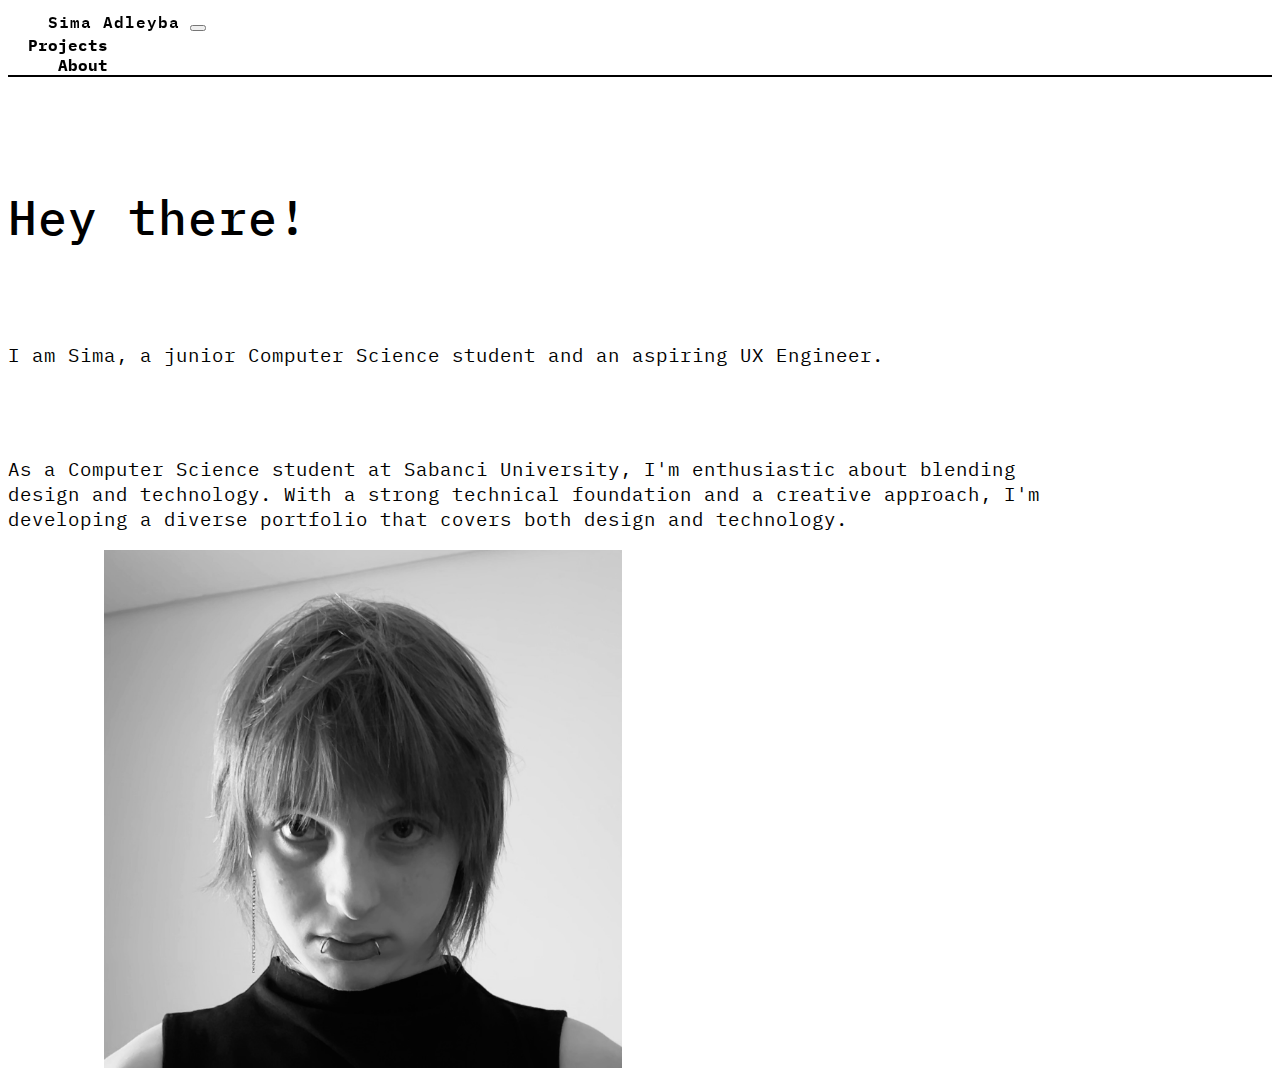
<file: index.html>
<!doctype html>
<html lang="en">

<head>
    <meta charset="utf-8">
    <meta name="viewport" content="width=device-width, initial-scale=1">
    <title>sima.digital</title>
    <link href="https://cdn.jsdelivr.net/npm/bootstrap@5.3.1/dist/css/bootstrap.min.css" rel="stylesheet"
        integrity="sha384-4bw+/aepP/YC94hEpVNVgiZdgIC5+VKNBQNGCHeKRQN+PtmoHDEXuppvnDJzQIu9" crossorigin="anonymous">
    <link rel="stylesheet" href="styles.css">
    </link>
    <link rel="preconnect" href="https://fonts.googleapis.com">
    <link rel="preconnect" href="https://fonts.gstatic.com" crossorigin>
    <link href="https://fonts.googleapis.com/css2?family=IBM+Plex+Mono:ital,wght@0,100;0,200;0,300;0,400;0,500;0,600;0,700;1,100;1,200;1,300;1,400;1,500;1,600;1,700&display=swap" rel="stylesheet">
    <link rel="icon" href="/Users/sima/Desktop/Career/Web Development/sima.digital/Location_dot_black.svg.png"
        type="image/x-icon" />
</head>

<body>
    <!-- navigation bar -->
    <nav id="main-navbar" class="navbar navbar-expand-lg navbar-light bg-light sticky-top border-bottom">
        <div class="container-fluid">
            <a class="navbar-brand" href="index.html">Sima Adleyba</a>
            <button class="navbar-toggler" type="button" data-bs-toggle="collapse" data-bs-target="#navbarNavAltMarkup" aria-controls="navbarNavAltMarkup" aria-expanded="false" aria-label="Toggle navigation">
                <span class="navbar-toggler-icon"></span>
            </button>
            <div class="collapse navbar-collapse" id="navbarNavAltMarkup">
                <div class="navbar-nav ms-auto">
                    <a class="nav-link" href="projects.html">Projects</a>
                    <a class="nav-link custom-nav-link-last" href="about.html">About</a>
                </div>
            </div>
        </div>
    </nav>


    <section class="container py-5 intro-section">
        <div class="row align-items-center px-5 custom-row-width">
            <!-- main introduction -->
            <div class="col">
                <h1 class="display-4">
                    <span class="special-word">Hey there!</span>
                </h1>
                <br>
                <br>
                <br>
                <p> I am Sima, a junior Computer Science student and an aspiring UX Engineer. </p>
                <br>
                <br>
                <p> As a Computer Science student at Sabanci University, I'm enthusiastic about blending design and technology.
                    With a strong technical foundation and a creative approach, I'm developing a diverse portfolio that covers both design and technology. </p>
            </div>
            <!-- sima.jpeg -->
            <div class="col">
                <img src="sima.jpg" class="img-fluid profile-image" alt="Sima's Image">
            </div>
        </div>
    </section>

    <script src="https://cdn.jsdelivr.net/npm/bootstrap@5.3.1/dist/js/bootstrap.bundle.min.js"
        integrity="sha384-HwwvtgBNo3bZJJLYd8oVXjrBZt8cqVSpeBNS5n7C8IVInixGAoxmnlMuBnhbgrkm"
        crossorigin="anonymous"></script>
    <script src="https://cdn.jsdelivr.net/npm/bootstrap@5.3.1/dist/js/bootstrap.bundle.min.js" integrity="sha384-HwwvtgBNo3bZJJLYd8oVXjrBZt8cqVSpeBNS5n7C8IVInixGAoxmnlMuBnhbgrkm" crossorigin="anonymous"></script>

</body>

</html>
</file>
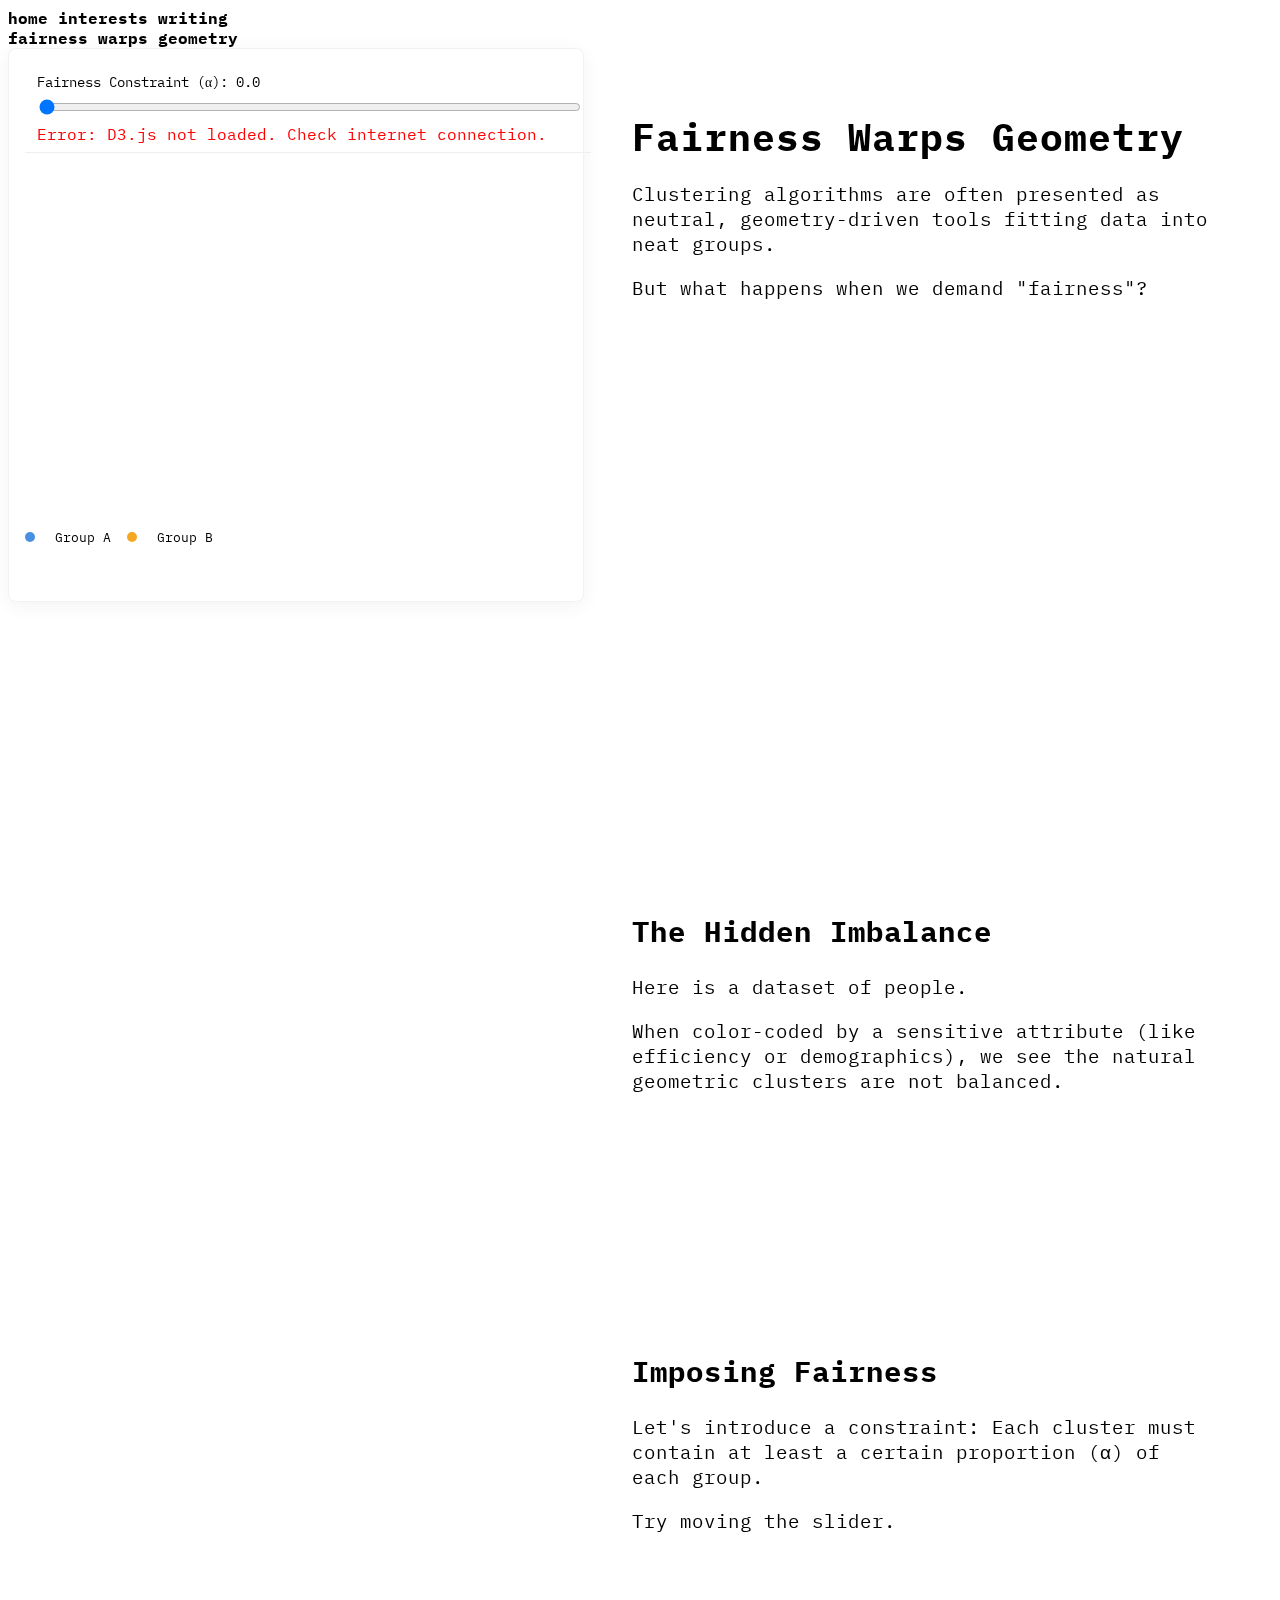
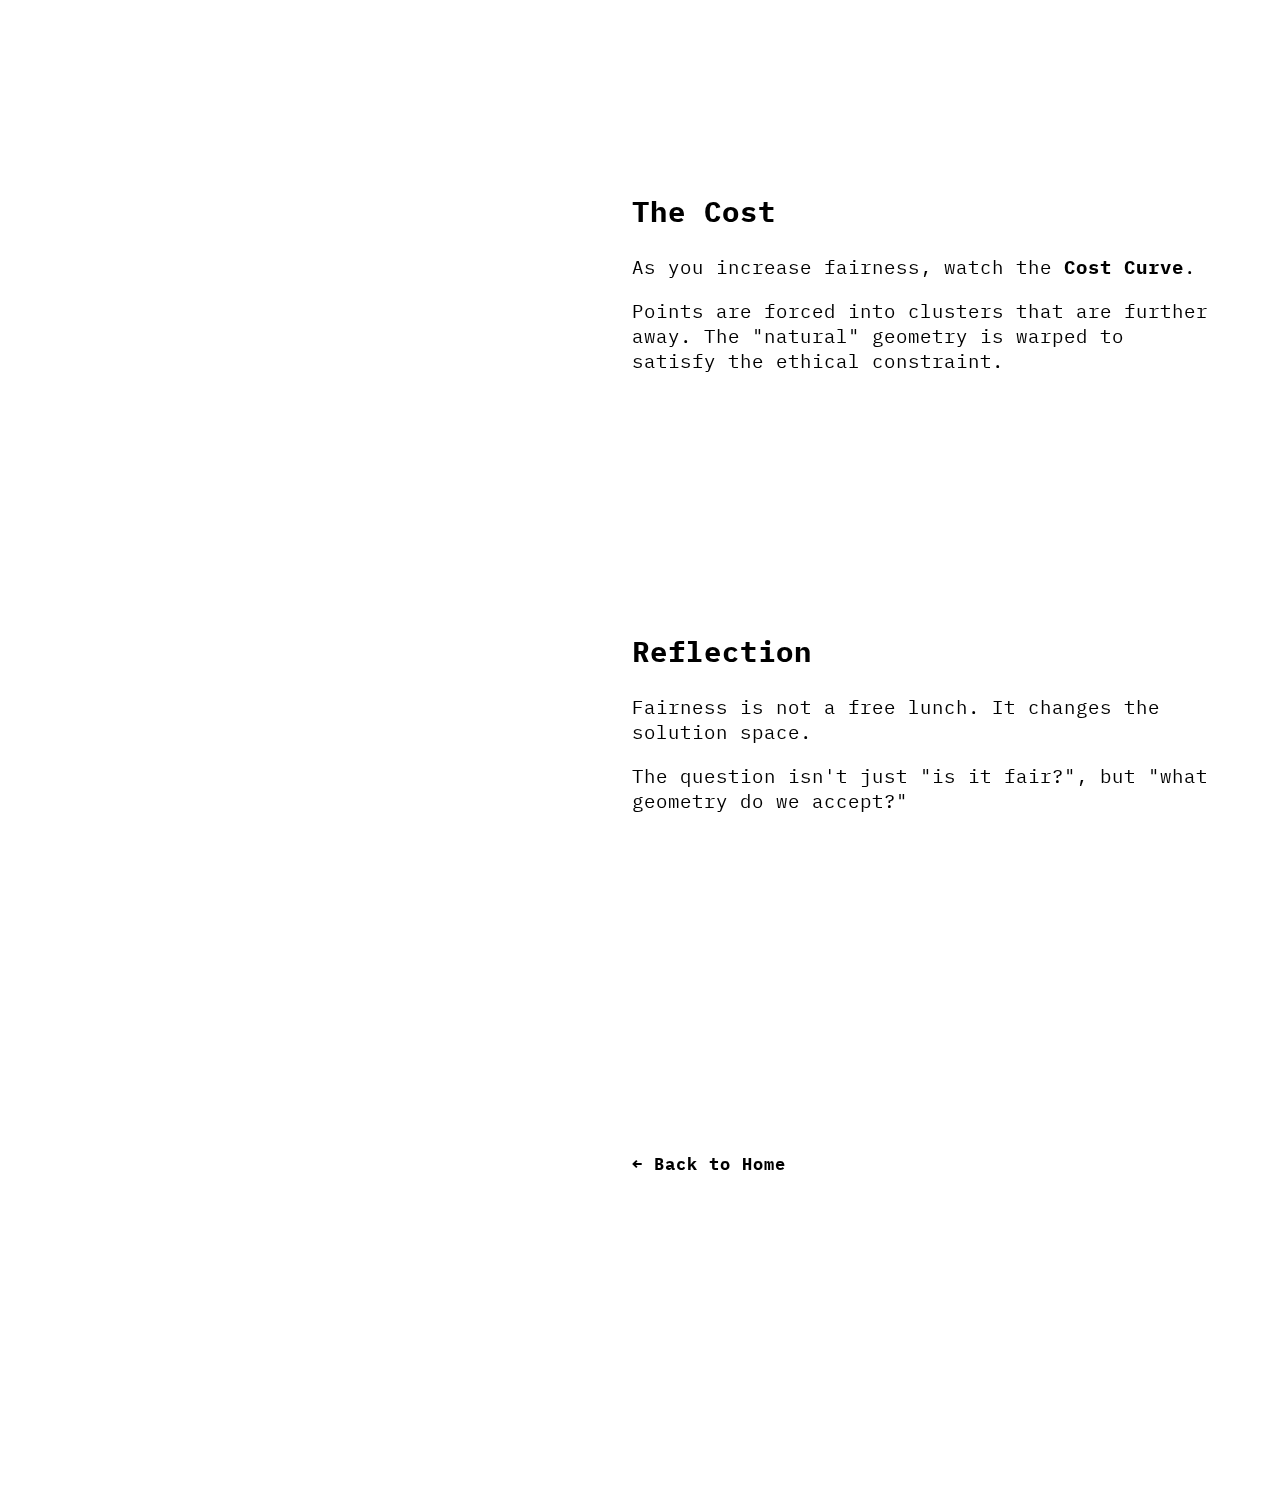
<file: fair-clustering/index.html>
<!DOCTYPE html>
<html lang="en">

<head>
    <meta charset="UTF-8" />
    <meta name="viewport" content="width=device-width, initial-scale=1.0" />
    <title>Fairness Warps Geometry - Sima</title>

    <link rel="preconnect" href="https://fonts.googleapis.com">
    <link rel="preconnect" href="https://fonts.gstatic.com" crossorigin>
    <link href="https://fonts.googleapis.com/css2?family=IBM+Plex+Mono:ital,wght@0,400;0,500;1,400&display=swap"
        rel="stylesheet">

    <link rel="stylesheet" href="../styles.css" />
    <link rel="stylesheet" href="project.css" />
    <script src="https://d3js.org/d3.v7.min.js"></script>
</head>

<body>

    <div class="layout">

        <aside class="sidebar">
            <nav>
                <a href="../index.html">home</a>
                <a href="../interests.html">interests</a>
                <a href="../writing.html">writing</a>
                <div class="nav-divider"></div>
                <a href="#" class="active">fairness warps geometry</a>
            </nav>
        </aside>

        <main class="main">
            <div class="content project-container">
                <!-- Visualization Fixed/Sticky Container -->
                <div id="vis-container">
                    <div id="controls">
                        <label for="fairness-slider">Fairness Constraint (α): <span id="alpha-value">0.0</span></label>
                        <input type="range" id="fairness-slider" min="0" max="0.5" step="0.01" value="0">
                        <div id="chart-container"></div>
                    </div>
                    <div id="canvas-container"></div>
                    <div id="legend">
                        <span class="dot group-a"></span> Group A
                        <span class="dot group-b"></span> Group B
                    </div>
                </div>

                <!-- Scrollytelling Sections -->
                <div class="scroll-sections">
                    <section id="act-1" class="step">
                        <h1>Fairness Warps Geometry</h1>
                        <p>Clustering algorithms are often presented as neutral, geometry-driven tools fitting data into
                            neat groups.</p>
                        <p>But what happens when we demand "fairness"?</p>
                        <div class="spacer"></div>
                    </section>

                    <section id="act-2" class="step">
                        <h2>The Hidden Imbalance</h2>
                        <p>Here is a dataset of people.</p>
                        <p>When color-coded by a sensitive attribute (like efficiency or demographics), we see the
                            natural geometric clusters are not balanced.</p>
                        <div class="spacer"></div>
                    </section>

                    <section id="act-3" class="step">
                        <h2>Imposing Fairness</h2>
                        <p>Let's introduce a constraint: Each cluster must contain at least a certain proportion (α) of
                            each group.</p>
                        <p>Try moving the slider.</p>
                        <div class="spacer"></div>
                    </section>

                    <section id="act-4" class="step">
                        <h2>The Cost</h2>
                        <p>As you increase fairness, watch the <strong>Cost Curve</strong>.</p>
                        <p>Points are forced into clusters that are further away. The "natural" geometry is warped to
                            satisfy the ethical constraint.</p>
                        <div class="spacer"></div>
                    </section>

                    <section id="act-5" class="step">
                        <h2>Reflection</h2>
                        <p>Fairness is not a free lunch. It changes the solution space.</p>
                        <p>The question isn't just "is it fair?", but "what geometry do we accept?"</p>
                        <div class="spacer"></div>
                    </section>

                    <section class="step">
                        <p style="margin-top: 5rem; color: var(--muted); font-size: 0.9em;">
                            <a href="../index.html">← Back to Home</a>
                        </p>
                    </section>
                </div>

            </div>
        </main>

    </div>

    <script src="js/data.js"></script>
    <script src="js/clustering.js"></script>
    <script src="js/viz.js"></script>
    <script src="js/main.js"></script>
</body>

</html>
</file>
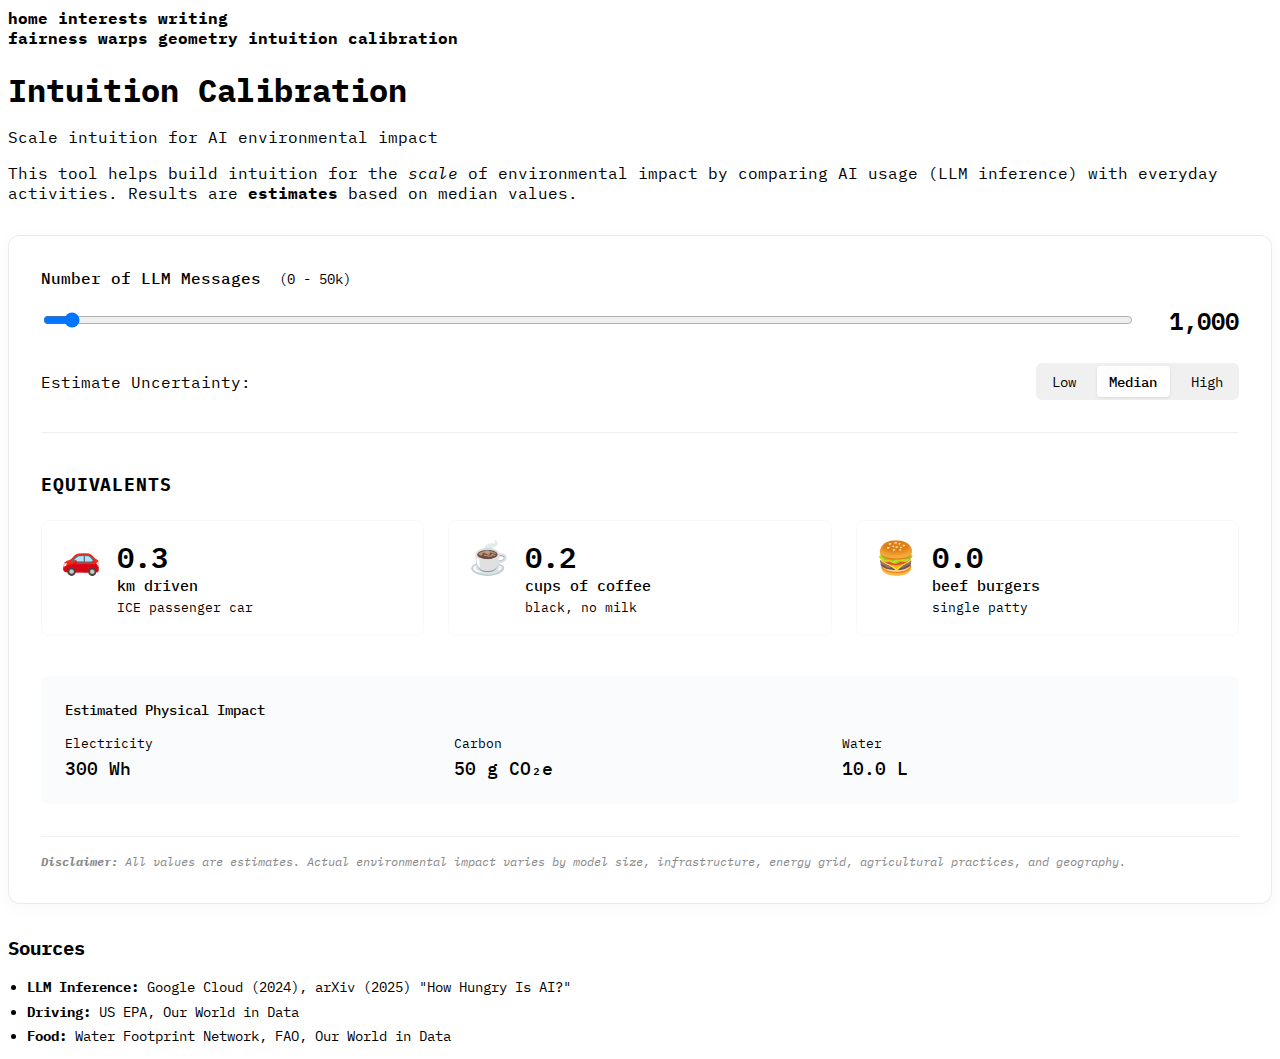
<file: impact-calibration/index.html>
<!DOCTYPE html>
<html lang="en">

<head>
    <meta charset="UTF-8" />
    <meta name="viewport" content="width=device-width, initial-scale=1.0" />
    <title>Intuition Calibration - Sima</title>

    <link rel="preconnect" href="https://fonts.googleapis.com">
    <link rel="preconnect" href="https://fonts.gstatic.com" crossorigin>
    <link href="https://fonts.googleapis.com/css2?family=IBM+Plex+Mono:ital,wght@0,400;0,500;1,400&display=swap"
        rel="stylesheet">

    <link rel="stylesheet" href="../styles.css" />
    <link rel="stylesheet" href="project.css" />
</head>

<body>

    <div class="layout">

        <aside class="sidebar">
            <nav>
                <a href="../index.html">home</a>
                <a href="../interests.html">interests</a>
                <a href="../writing.html">writing</a>
                <div class="nav-divider"></div>
                <a href="../fair-clustering/index.html">fairness warps geometry</a>
                <a href="#" class="active">intuition calibration</a>
            </nav>
        </aside>

        <main class="main">
            <div class="content">

                <header>
                    <h1>Intuition Calibration</h1>
                    <p class="subtitle">
                        Scale intuition for AI environmental impact
                    </p>
                </header>

                <p>
                    This tool helps build intuition for the <em>scale</em> of environmental impact by comparing AI usage
                    (LLM inference) with everyday activities.
                    Results are <strong>estimates</strong> based on median values.
                </p>

                <!-- Calculator UI -->
                <div class="calculator-card">

                    <!-- Controls -->
                    <div class="controls-section">
                        <div class="slider-group">
                            <label for="llm-slider">Number of LLM Messages <span class="range-hint">(0 -
                                    50k)</span></label>
                            <div class="slider-val-row">
                                <input type="range" id="llm-slider" min="0" max="50000" step="100" value="1000">
                                <span id="llm-val" class="highlight-val">1000</span>
                            </div>
                        </div>

                        <div class="toggle-group">
                            <span class="label">Estimate Uncertainty:</span>
                            <div class="toggles">
                                <button class="toggle-btn" data-level="low">Low</button>
                                <button class="toggle-btn active" data-level="median">Median</button>
                                <button class="toggle-btn" data-level="high">High</button>
                            </div>
                        </div>
                    </div>

                    <!-- Equivalents -->
                    <div class="equivalents-section">
                        <h2>Equivalents</h2>
                        <div class="eq-grid">
                            <div class="eq-card">
                                <span class="eq-icon">🚗</span>
                                <div class="eq-content">
                                    <span class="eq-val" id="val-drive">0</span>
                                    <span class="eq-unit">km driven</span>
                                    <span class="eq-sub">ICE passenger car</span>
                                </div>
                            </div>
                            <div class="eq-card">
                                <span class="eq-icon">☕</span>
                                <div class="eq-content">
                                    <span class="eq-val" id="val-coffee">0</span>
                                    <span class="eq-unit">cups of coffee</span>
                                    <span class="eq-sub">black, no milk</span>
                                </div>
                            </div>
                            <div class="eq-card">
                                <span class="eq-icon">🍔</span>
                                <div class="eq-content">
                                    <span class="eq-val" id="val-burger">0</span>
                                    <span class="eq-unit">beef burgers</span>
                                    <span class="eq-sub">single patty</span>
                                </div>
                            </div>
                        </div>
                    </div>

                    <!-- Raw Impact -->
                    <div class="impact-section">
                        <h3>Estimated Physical Impact</h3>
                        <div class="impact-grid">
                            <div class="impact-item">
                                <span class="impact-label">Electricity</span>
                                <span class="impact-val" id="raw-elec">0 Wh</span>
                            </div>
                            <div class="impact-item">
                                <span class="impact-label">Carbon</span>
                                <span class="impact-val" id="raw-co2">0 g CO₂e</span>
                            </div>
                            <div class="impact-item">
                                <span class="impact-label">Water</span>
                                <span class="impact-val" id="raw-water">0 mL</span>
                            </div>
                        </div>
                    </div>

                    <div class="disclaimer">
                        <strong>Disclaimer:</strong> All values are estimates. Actual environmental impact varies by
                        model size, infrastructure, energy grid, agricultural practices, and geography.
                    </div>

                </div>

                <footer>
                    <h3>Sources</h3>
                    <ul class="sources-list">
                        <li><strong>LLM Inference:</strong> Google Cloud (2024), arXiv (2025) "How Hungry Is AI?"</li>
                        <li><strong>Driving:</strong> US EPA, Our World in Data</li>
                        <li><strong>Food:</strong> Water Footprint Network, FAO, Our World in Data</li>
                    </ul>
                </footer>

            </div>
        </main>

    </div>

    <script src="js/logic.js"></script>
    <script src="js/main.js"></script>
</body>

</html>
</file>
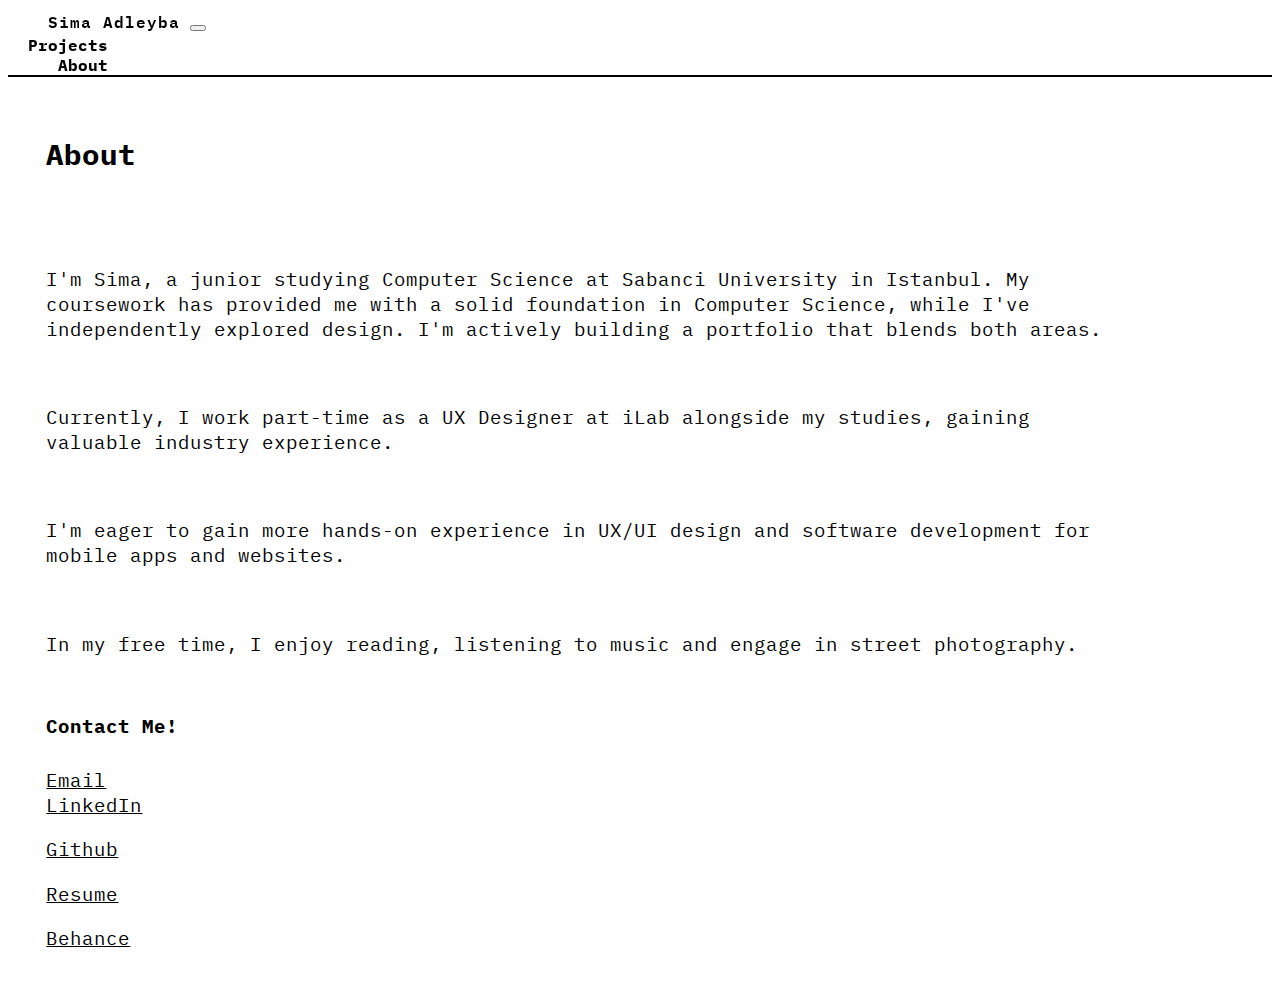
<file: about.html>
<!doctype html>
<html lang="en">

<head>
    <meta charset="utf-8">
    <meta name="viewport" content="width=device-width, initial-scale=1">
    <title>sima.digital</title>
    <link href="https://cdn.jsdelivr.net/npm/bootstrap@5.3.1/dist/css/bootstrap.min.css" rel="stylesheet"
          integrity="sha384-4bw+/aepP/YC94hEpVNVgiZdgIC5+VKNBQNGCHeKRQN+PtmoHDEXuppvnDJzQIu9" crossorigin="anonymous">
    <link rel="stylesheet" href="styles.css">
    </link>
    <link rel="preconnect" href="https://fonts.googleapis.com">
    <link rel="preconnect" href="https://fonts.gstatic.com" crossorigin>
    <link href="https://fonts.googleapis.com/css2?family=IBM+Plex+Mono:ital,wght@0,100;0,200;0,300;0,400;0,500;0,600;0,700;1,100;1,200;1,300;1,400;1,500;1,600;1,700&display=swap" rel="stylesheet">
    <link rel="icon" href="/Users/sima/Desktop/Career/Web Development/sima.digital/Location_dot_black.svg.png"
          type="image/x-icon" />
</head>

<body>
    <!-- navigation bar -->
    <nav id="main-navbar" class="navbar navbar-expand-lg navbar-light bg-light sticky-top border-bottom">
        <div class="container-fluid">
            <a class="navbar-brand" href="index.html">Sima Adleyba</a>
            <button class="navbar-toggler" type="button" data-bs-toggle="collapse" data-bs-target="#navbarNavAltMarkup" aria-controls="navbarNavAltMarkup" aria-expanded="false" aria-label="Toggle navigation">
                <span class="navbar-toggler-icon"></span>
            </button>
            <div class="collapse navbar-collapse" id="navbarNavAltMarkup">
                <div class="navbar-nav ms-auto">
                    <a class="nav-link" href="projects.html">Projects</a>
                    <a class="nav-link active custom-nav-link-last" href="about.html">About</a>
                </div>
            </div>
        </div>
    </nav>

    <section class="container-fluid about-section">
        <div class="row justify-content-center">
            <div class="col-lg-8">
                <h2>About</h2>
                <br>
                <br>
                <p>
                    I'm Sima, a junior studying Computer Science at Sabanci University in Istanbul. My coursework has provided me with a solid foundation in Computer Science, while I've independently explored design. I'm actively building a portfolio that blends both areas.
                </p>
                <br>
                <p>
                    Currently, I work part-time as a UX Designer at iLab alongside my studies, gaining valuable industry experience.
                </p>
                <br>
                <p>
                    I'm eager to gain more hands-on experience in UX/UI design and software development for mobile apps and websites.
                </p>
                <br>
                <p>
                    In my free time, I enjoy reading, listening to music and engage in street photography.
                </p>
            </div>
        </div>
    </section>

    <section class="container-fluid contact-section">
        <div class="row justify-content-center">
            <div class="col-lg-8">
                <h4 class="contact-me">Contact Me!</h4>
                <div class="row">
                    <div class="col-md-4">
                        <a href="mailto:adleyba@sabanciuniv.edu">Email</a>
                    </div>
                    <div class="col-md-4">
                        <a href="https://www.linkedin.com/in/simaadleyba/">LinkedIn</a></p>
                    </div>
                    <div class="col-md-4">
                        <a href="https://github.com/simaadleyba">Github</a></p>
                    </div>
                </div>
                <div class="row">
                    <div class="col-md-4">
                        <a href="https://drive.google.com/file/d/1bKKPqpawtg8KkHUVMwFSEyIhC_7X-m1o/view?usp=sharing">Resume</a></p>
                    </div>
                    <div class="col-md-4">
                        <a href="https://www.behance.net/simaadleyba">Behance</a>
                    </div>
                </div>
            </div>
        </div>
    </section>




    <script src="https://cdn.jsdelivr.net/npm/bootstrap@5.3.1/dist/js/bootstrap.bundle.min.js"
            integrity="sha384-HwwvtgBNo3bZJJLYd8oVXjrBZt8cqVSpeBNS5n7C8IVInixGAoxmnlMuBnhbgrkm"
            crossorigin="anonymous"></script>
    <script src="https://cdn.jsdelivr.net/npm/bootstrap@5.3.1/dist/js/bootstrap.bundle.min.js" integrity="sha384-HwwvtgBNo3bZJJLYd8oVXjrBZt8cqVSpeBNS5n7C8IVInixGAoxmnlMuBnhbgrkm" crossorigin="anonymous"></script>

</body>
</html>
</file>
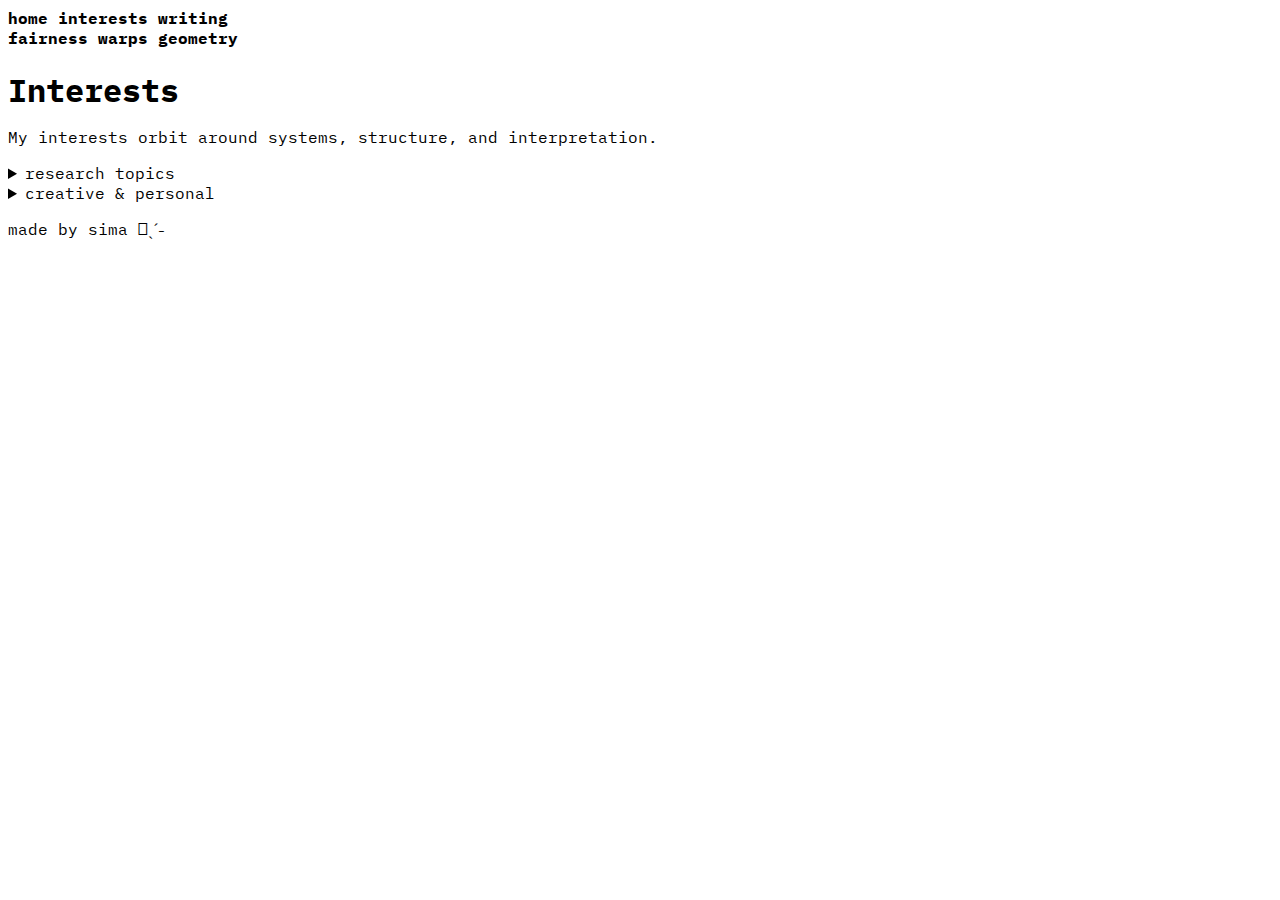
<file: interests.html>
<!DOCTYPE html>
<html lang="en">

<head>
  <meta charset="UTF-8" />
  <meta name="viewport" content="width=device-width, initial-scale=1.0" />
  <title>Interests</title>

  <link href="https://fonts.googleapis.com/css2?family=IBM+Plex+Mono&display=swap" rel="stylesheet">
  <link rel="stylesheet" href="styles.css" />
</head>

<body>

  <div class="layout">

    <aside class="sidebar">
      <nav>
        <a href="index.html">home</a>
        <a href="interests.html" class="active">interests</a>
        <a href="writing.html">writing</a>
        <div class="nav-divider"></div>
        <a href="fair-clustering/index.html">fairness warps geometry</a>
      </nav>
    </aside>

    <main class="main">
      <div class="content">

        <header>
          <h1>Interests</h1>
        </header>

        <p>
          My interests orbit around systems, structure, and interpretation.
        </p>

        <details>
          <summary>research topics</summary>
          <div class="details-content">
            <p>
              Recommender systems, fairness, network topology,
              algorithmic bias, user modeling.
            </p>
          </div>
        </details>

        <details>
          <summary>creative & personal</summary>
          <div class="details-content">
            <p>
              Reading, photography, music, and reflective writing.
            </p>
          </div>
        </details>

        <footer>
          <p>made by sima 𖤐ˎˊ˗</p>
        </footer>

      </div>
    </main>

  </div>

</body>

</html>
</file>
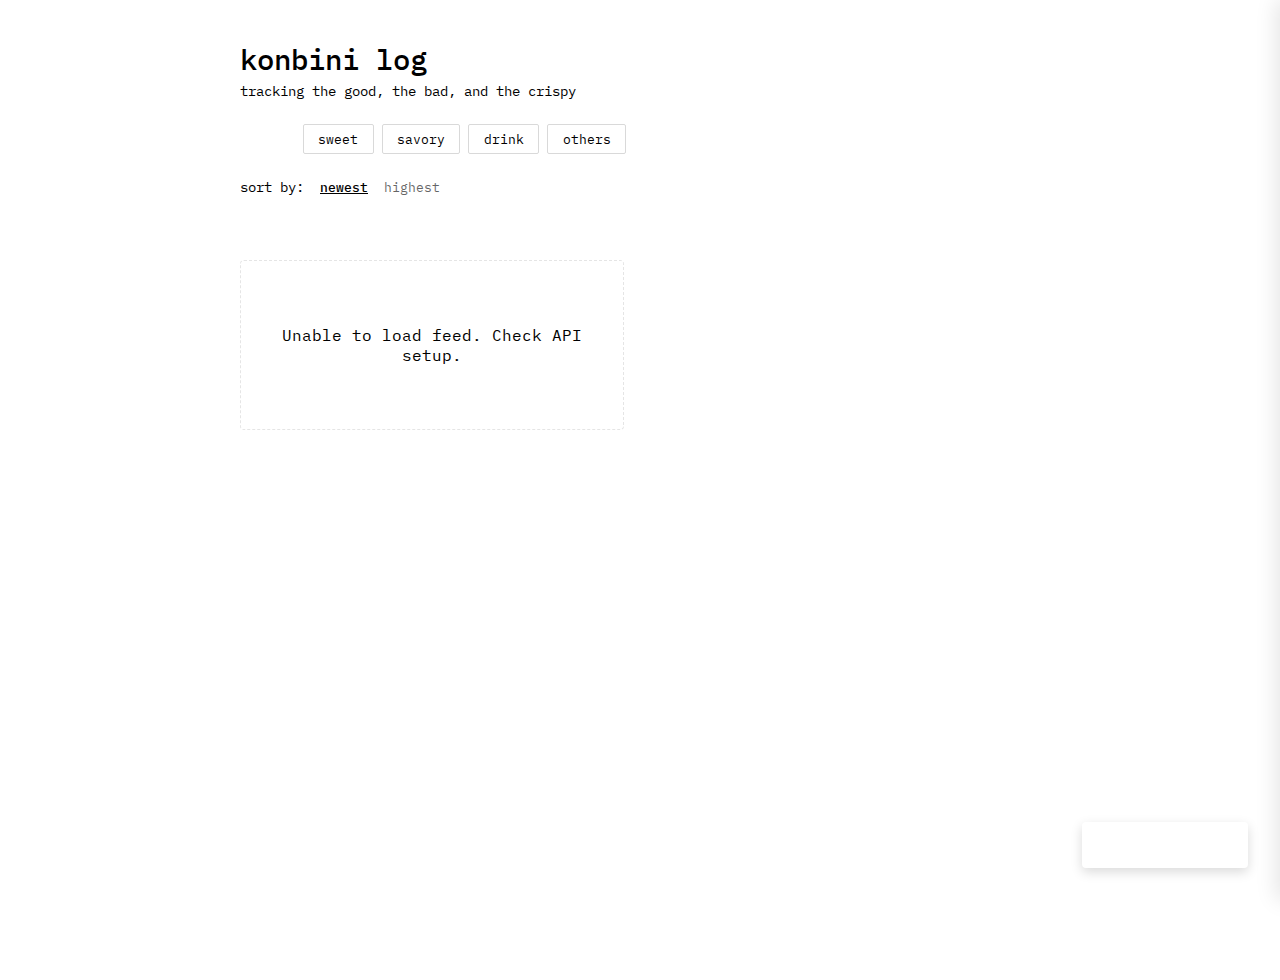
<file: konbini.html>
<!DOCTYPE html>
<html lang="en">

<head>
    <meta charset="UTF-8" />
    <meta name="viewport" content="width=device-width, initial-scale=1.0" />
    <title>konbini log</title>

    <link rel="preconnect" href="https://fonts.googleapis.com">
    <link rel="preconnect" href="https://fonts.gstatic.com" crossorigin>
    <link href="https://fonts.googleapis.com/css2?family=IBM+Plex+Mono:wght@400;500&display=swap" rel="stylesheet">

    <link rel="stylesheet" href="styles.css" />

    <style>
        /* =========================================
           KONBINI SPECIFIC STYLES
           ========================================= */

        body {
            background-color: var(--bg);
            color: var(--text);
            /* Remove default sorting/margins if any interference */
            overflow-x: hidden;
        }

        /* Layout Grid */
        .konbini-layout {
            display: block;
            max-width: 800px;
            /* Center focused feed */
            margin: 0 auto;
            padding: 2rem;
            min-height: 100vh;
            position: relative;
        }

        /* --- Main Feed Column --- */
        .feed-column {
            display: flex;
            flex-direction: column;
            gap: 2rem;
            width: 100%;
        }

        /* ... feed header ... */

        /* --- Slide Panel Shared --- */
        .side-panel {
            position: fixed;
            z-index: 2000;
            background: #fff;
            box-shadow: -4px 0 20px rgba(0, 0, 0, 0.1);
            transition: transform 0.3s cubic-bezier(0.16, 1, 0.3, 1);
            overflow-y: auto;
            display: flex;
            flex-direction: column;
        }

        /* Desktop: Slide-in from Right */
        @media (min-width: 801px) {
            .side-panel {
                top: 0;
                right: 0;
                width: 420px;
                height: 100vh;
                border-radius: 0;
                padding: 0;
                transform: translateX(100%);
                /* Hidden offscreen */
            }

            .side-panel.expanded {
                transform: translateX(0);
            }

            .panel-header {
                padding: 1.5rem;
                display: flex;
                justify-content: space-between;
                align-items: center;
                border-bottom: 1px solid rgba(0, 0, 0, 0.05);
            }

            .panel-content {
                padding: 1.5rem;
                overflow-y: auto;
                flex: 1;
                display: block !important;
                margin-top: 0;
            }

            /* Floating "Add Rating" Button */
            .desktop-fab {
                position: fixed;
                bottom: 2rem;
                right: 2rem;
                background: var(--text);
                color: #fff;
                border: none;
                padding: 0.8rem 1.5rem;
                border-radius: 4px;
                /* Reduced from 50px */
                font-family: inherit;
                font-weight: 500;
                font-size: 0.95rem;
                cursor: pointer;
                box-shadow: 0 4px 12px rgba(0, 0, 0, 0.15);
                transition: transform 0.2s, box-shadow 0.2s;
                z-index: 100;
                display: flex;
                align-items: center;
                gap: 0.5rem;
            }

            .desktop-fab:hover {
                transform: translateY(-2px);
                box-shadow: 0 6px 16px rgba(0, 0, 0, 0.2);
            }

            /* Backdrop (Overlay) */
            .modal-backdrop {
                position: fixed;
                top: 0;
                left: 0;
                width: 100%;
                height: 100%;
                background: rgba(0, 0, 0, 0.3);
                z-index: 1999;
                opacity: 0;
                pointer-events: none;
                transition: opacity 0.3s;
            }

            .modal-backdrop.active {
                opacity: 1;
                pointer-events: auto;
            }

            .mobile-fab-icon {
                display: none;
            }
        }

        /* Mobile: Bottom Sheet with visible FAB */
        @media (max-width: 800px) {

            .desktop-fab,
            .modal-backdrop {
                display: none;
            }

            .side-panel {
                bottom: 0;
                left: 0;
                right: 0;
                top: auto;
                width: 100%;
                max-height: 85vh;
                border-radius: 12px 12px 0 0;
                padding: 0;
                transform: translateY(100%);
                /* Hidden below screen */
                box-shadow: 0 -4px 20px rgba(0, 0, 0, 0.15);
            }

            .side-panel.expanded {
                transform: translateY(0);
            }

            .panel-header {
                padding: 1rem 1.5rem;
                display: flex;
                justify-content: space-between;
                align-items: center;
            }

            .panel-content {
                padding: 0 1.5rem 1.5rem 1.5rem;
                overflow-y: auto;
                display: block !important;
            }

            /* Mobile FAB - Always visible */
            .mobile-fab-icon {
                position: fixed;
                bottom: 1.5rem;
                right: 1.5rem;
                width: 56px;
                height: 56px;
                background: var(--accent);
                color: #fff;
                border-radius: 50%;
                display: flex;
                align-items: center;
                justify-content: center;
                font-size: 32px;
                font-weight: 300;
                line-height: 1;
                text-align: center;
                box-shadow: 0 4px 12px rgba(0, 0, 0, 0.2);
                cursor: pointer;
                z-index: 1000;
                transition: transform 0.2s;
                /* Ensure the + is perfectly centered */
                padding-bottom: 2px;
                /* Optical adjustment for + symbol */
            }

            .mobile-fab-icon:hover {
                transform: scale(1.05);
            }

            /* Hide FAB when panel is open */
            .side-panel.expanded~.mobile-fab-icon,
            .side-panel.expanded .mobile-fab-icon {
                display: none;
            }
        }



        .sort-btn {
            background: none;
            border: none;
            cursor: pointer;
            padding: 0;
            font-family: inherit;
            color: var(--muted);
            opacity: 0.6;
            transition: opacity 0.2s;
        }

        .sort-btn.active {
            opacity: 1;
            font-weight: 500;
            color: var(--accent);
            text-decoration: underline;
        }

        /* Empty State */
        .empty-state {
            text-align: center;
            padding: 4rem 2rem;
            color: var(--muted);
            background: rgba(255, 255, 255, 0.4);
            border-radius: 4px;
            border: 1px dashed rgba(0, 0, 0, 0.1);
        }

        /* Feed Cards */
        .feed-grid {
            display: grid;
            gap: 2rem;
            /* 1 col on mobile, 2 on wide screens if space permits? 
               Prompt says "Main center column: ratings feed". 
               Let's keep it simple list or grid. Grid is nicer. */
            grid-template-columns: repeat(auto-fill, minmax(300px, 1fr));
        }

        .food-card {
            border: 1px solid rgba(0, 0, 0, 0.05);
            background: #fff;
            padding: 1rem;
            display: flex;
            flex-direction: column;
            border-radius: 4px;
            transition: transform 0.2s ease, box-shadow 0.2s ease;
        }

        .food-card:hover {
            transform: translateY(-2px);
            box-shadow: 0 4px 12px rgba(0, 0, 0, 0.05);
        }

        .food-img {
            width: 100%;
            height: 220px;
            object-fit: cover;
            margin-bottom: 1rem;
            background: #eee;
            border-radius: 2px;
        }

        .food-header {
            display: flex;
            justify-content: space-between;
            align-items: flex-start;
            margin-bottom: 0.5rem;
            gap: 1rem;
        }

        .food-name {
            font-weight: 500;
            font-size: 1.1rem;
            line-height: 1.3;
        }

        .food-rating {
            color: var(--accent);
            display: inline-flex;
            gap: 1px;
            flex-shrink: 0;
        }

        .food-comment {
            font-size: 0.9rem;
            color: var(--muted);
            margin-bottom: 1rem;
            line-height: 1.6;
        }

        .food-date {
            margin-top: auto;
            font-size: 0.75rem;
            color: #bbb;
            text-align: right;
            border-top: 1px solid rgba(0, 0, 0, 0.03);
            padding-top: 0.8rem;
        }




        /* Form Styles */
        .form-group {
            margin-bottom: 1.2rem;
        }

        label {
            display: block;
            margin-bottom: 0.4rem;
            font-size: 0.8rem;
            color: var(--muted);
            font-weight: 500;
        }

        input[type="text"],
        input[type="date"],
        textarea {
            width: 100%;
            padding: 0.8rem;
            border: 1px solid rgba(0, 0, 0, 0.1);
            background: #fcfcfc;
            color: var(--text);
            font-family: inherit;
            border-radius: 4px;
            transition: border-color 0.2s, background 0.2s;
            font-size: 16px;
            /* Prevent iOS zoom */
        }

        input[type="text"]:focus,
        input[type="date"]:focus,
        textarea:focus {
            outline: none;
            border-color: var(--accent);
            background: #fff;
        }

        textarea {
            resize: vertical;
            min-height: 100px;
        }

        /* File Input Styled */
        .file-wrapper {
            position: relative;
            overflow: hidden;
            border: 1px dashed rgba(0, 0, 0, 0.2);
            border-radius: 4px;
            padding: 1rem;
            text-align: center;
            background: #fafafa;
            cursor: pointer;
            transition: all 0.2s;
        }

        .file-wrapper:hover {
            border-color: var(--accent);
            background: #fff;
        }

        .file-wrapper input[type=file] {
            position: absolute;
            top: 0;
            left: 0;
            width: 100%;
            height: 100%;
            opacity: 0;
            cursor: pointer;
        }

        .file-status {
            font-size: 0.85rem;
            color: var(--muted);
            pointer-events: none;
        }

        /* Categories & Filters */


        .filter-btn {
            background: transparent;
            border: 1px solid rgba(0, 0, 0, 0.15);
            padding: 0.35rem 0.9rem;
            border-radius: 2px;
            font-size: 0.8rem;
            cursor: pointer;
            color: var(--text);
            font-family: inherit;
            transition: all 0.2s;
            text-transform: lowercase;
        }

        .filter-btn:hover {
            border-color: var(--accent);
            color: var(--accent);
        }

        .filter-btn.active {
            background: var(--accent);
            border-color: var(--accent);
            color: #fff;
            font-weight: 500;
        }

        /* --- New Header Layout --- */
        .feed-header-block {
            display: flex;
            flex-direction: column;
            gap: 1.5rem;
            margin-bottom: 2rem;
        }

        .header-title-group {
            /* Title + Subtitle */
            display: flex;
            flex-direction: column;
        }

        /* Scrollable Category Tabs */
        .category-scroll-container {
            display: flex;
            gap: 0.5rem;
            flex-wrap: wrap;
            /* Multiline on desktop if many */
        }

        .sort-row {
            display: flex;
            justify-content: flex-start;
            /* Aligned left as per stacking request */
            gap: 1rem;
            font-size: 0.85rem;
            color: var(--muted);
        }

        @media (max-width: 800px) {
            .category-scroll-container {
                flex-wrap: nowrap;
                overflow-x: auto;
                padding-bottom: 0.5rem;
                /* space for scrollbar if any */
                -webkit-overflow-scrolling: touch;
                margin-right: -1.5rem;
                /* Bleed to edge */
                padding-right: 1.5rem;
                /* Hide scrollbar visually but allow scroll */
                scrollbar-width: none;
            }

            .category-scroll-container::-webkit-scrollbar {
                display: none;
            }

            .filter-btn {
                flex-shrink: 0;
                /* Don't squash buttons */
            }

            .feed-header-block {
                gap: 1rem;
                margin-bottom: 1rem;
            }
        }

        .food-badge {
            font-size: 0.7rem;
            text-transform: uppercase;
            letter-spacing: 0.05em;
            padding: 0.2rem 0.6rem;
            background: #f0f0f0;
            border-radius: 4px;
            color: #666;
            display: inline-block;
            margin-bottom: 0.5rem;
            font-weight: 500;
        }

        .card-actions {
            display: flex;
            gap: 1rem;
            margin-top: 1rem;
            padding-top: 0.8rem;
            border-top: 1px solid rgba(0, 0, 0, 0.03);
            justify-content: flex-end;
        }

        .action-btn {
            background: none;
            border: none;
            font-size: 0.8rem;
            cursor: pointer;
            color: var(--muted);
            opacity: 0.6;
            padding: 0.2rem 0.5rem;
            border-radius: 4px;
            transition: all 0.2s;
            font-family: inherit;
        }

        .action-btn:hover {
            opacity: 1;
            background: rgba(0, 0, 0, 0.04);
        }

        .action-btn.delete:hover {
            color: #d32f2f;
            background: rgba(211, 47, 47, 0.05);
        }

        /* Edit Mode Styles */
        .side-panel.edit-mode {
            border: 1px solid var(--accent);
        }

        .edit-notice {
            display: none;
            background: rgba(var(--accent-rgb), 0.1);
            /* assuming accent can be used, or just hardcode a color */
            background: #fff8e1;
            color: #f57c00;
            padding: 0.6rem;
            font-size: 0.85rem;
            border-radius: 4px;
            margin-bottom: 1rem;
            text-align: center;
            border: 1px solid #ffe0b2;
        }

        .side-panel.edit-mode .edit-notice {
            display: block;
        }

        .side-panel.edit-mode .hide-on-edit {
            display: none;
        }

        /* Interactive Stars */
        .star-input-row {
            display: flex;
            gap: 4px;
            cursor: pointer;
        }

        .input-star-svg {
            width: 28px;
            height: 28px;
            fill: #e0e0e0;
            transition: transform 0.1s;
        }

        .input-star-svg:hover {
            transform: scale(1.1);
        }

        button.submit-btn {
            width: 100%;
            background: var(--accent);
            color: #fff;
            border: none;
            padding: 1rem;
            font-family: inherit;
            cursor: pointer;
            font-weight: 500;
            border-radius: 4px;
            margin-top: 1rem;
            font-size: 0.95rem;
            transition: opacity 0.2s;
        }

        button.submit-btn:hover {
            opacity: 0.9;
        }

        button.submit-btn:disabled {
            background: var(--muted);
            cursor: wait;
        }

        /* --- Desktop Defaults (Hide Mobile Elements) --- */
        .mobile-fab-icon,
        .panel-close-btn {
            display: none;
        }

        /* --- Mobile Responsive --- */
        @media (max-width: 800px) {
            .konbini-layout {
                grid-template-columns: 1fr;
                padding: 1.5rem;
                padding-bottom: 100px;
                /* Space for bottom panel trigger */
            }

            .feed-grid {
                grid-template-columns: 1fr;
                /* Single column on mobile usually looks better explicitly */
            }

            .feed-header {
                flex-direction: column;
                align-items: flex-start;
                gap: 1rem;
            }

            .side-panel {
                position: fixed;
                bottom: 1rem;
                right: 1rem;
                left: auto;
                top: auto;
                width: 56px;
                height: 56px;
                margin: 0;
                border-radius: 50%;
                border: none;
                box-shadow: 0 4px 15px rgba(0, 0, 0, 0.2);
                background: var(--accent);
                color: white;
                overflow: hidden;
                transition: all 0.3s cubic-bezier(0.16, 1, 0.3, 1);
                display: flex;
                align-items: center;
                justify-content: center;
                z-index: 1000;
                padding: 0;
            }

            .side-panel.expanded {
                width: 100%;
                height: 85vh;
                bottom: 0;
                right: 0;
                border-radius: 16px 16px 0 0;
                background: #fff;
                color: var(--text);
                padding: 1.5rem;
                overflow-y: auto;
                display: block;
            }

            /* Mobile Trigger Icon */
            .mobile-fab-icon {
                font-size: 24px;
                line-height: 1;
                display: block;
            }

            .side-panel.expanded .mobile-fab-icon {
                display: none;
            }

            /* Header tweaks for mobile expanded */
            .panel-header {
                display: none;
                /* Hidden in FAB state */
            }

            .side-panel.expanded .panel-header {
                display: flex;
                padding-bottom: 1rem;
            }

            .panel-close-btn {
                display: none;
                background: none;
                border: none;
                font-size: 1.5rem;
                color: var(--muted);
                padding: 0.5rem;
                cursor: pointer;
                line-height: 1;
            }

            .side-panel.expanded .panel-close-btn {
                display: block;
            }

            .side-panel.expanded {
                transform: translateY(0);
                max-height: 85vh;
                overflow-y: auto;
            }

            .panel-header {
                padding-bottom: 0;
                /* Align nicer in small bar */
            }
        }
    </style>
</head>

<body>

    <div class="konbini-layout">

        <!-- MAIN FEED COLUMN -->
        <div class="feed-column">
            <div class="feed-header-block">
                <!-- 1. Title & Subtitle -->
                <div class="header-title-group">
                    <h1 style="font-size: 1.8rem; font-weight: 500; margin:0;">konbini log</h1>
                    <div class="feed-subtitle" style="color:var(--muted); font-size:0.9rem; margin-top:0.2rem;">
                        tracking the good, the bad, and the crispy
                    </div>
                </div>

                <!-- 2. Category Tabs (Scrollable on Mobile) -->
                <div class="category-scroll-container">
                    <button class="filter-btn active" onclick="setCategory('All')">All</button>
                    <button class="filter-btn" onclick="setCategory('Sweet')">Sweet</button>
                    <button class="filter-btn" onclick="setCategory('Savory')">Savory</button>
                    <button class="filter-btn" onclick="setCategory('Drink')">Drink</button>
                    <button class="filter-btn" onclick="setCategory('Others')">Others</button>
                </div>

                <!-- 3. Sort Filters -->
                <div class="sort-row">
                    <span>sort by:</span>
                    <button class="sort-btn active" onclick="setSort('date')">newest</button>
                    <button class="sort-btn" onclick="setSort('rating')">highest</button>
                </div>
            </div>

            <div id="feedList" class="feed-grid">
                <div class="loading-msg">loading...</div>
            </div>
        </div>


        <!-- Desktop Add Rating FAB & Backdrop -->
        <button class="desktop-fab" onclick="togglePanel()">
            <svg style="width:20px;height:20px;fill:currentColor" viewBox="0 0 24 24">
                <path d="M19 13h-6v6h-2v-6H5v-2h6V5h2v6h6v2z" />
            </svg>
            Add Rating
        </button>
        <div class="modal-backdrop" onclick="togglePanel()"></div>

        <!-- RIGHT SIDE PANEL (FORM) -->
        <aside class="side-panel" id="sidePanel">

            <!-- Header -->
            <div class="panel-header">
                <span class="panel-title">Add your rating</span>
                <button class="panel-close-btn" onclick="togglePanel()"
                    style="background:none; border:none; font-size:1.5rem; color:var(--muted); cursor:pointer;">&times;</button>
            </div>

            <!-- Content (collapsible) -->
            <div class="panel-content">
                <form id="ratingForm">

                    <div class="edit-notice">
                        <strong>Edit Mode</strong><br>
                        Updating an existing rating. Image & date are preserved.
                        <div style="margin-top:0.4rem;">
                            <button type="button" class="action-btn" onclick="cancelEdit()"
                                style="text-decoration:underline;">Cancel Edit</button>
                        </div>
                    </div>

                    <!-- Item Name -->
                    <div class="form-group">
                        <label for="itemName">Item Name *</label>
                        <input type="text" id="itemName" placeholder="e.g. Spicy Famichiki" required>
                    </div>

                    <!-- Category -->
                    <div class="form-group">
                        <label for="categoryInput">Category *</label>
                        <select id="categoryInput" required
                            style="width:100%; padding:0.8rem; border:1px solid rgba(0,0,0,0.1); border-radius:4px; background:#fcfcfc; font-family:inherit; font-size:0.9rem;">
                            <option value="" disabled selected>Select a category...</option>
                            <option value="Sweet">Sweet</option>
                            <option value="Savory">Savory</option>
                            <option value="Drink">Drink</option>
                            <option value="Others">Others</option>
                        </select>
                    </div>

                    <!-- Rating -->
                    <div class="form-group">
                        <label>Rating *</label>
                        <div id="starInputWidget" class="star-input-row">
                            <!-- Injected via JS -->
                        </div>
                        <input type="hidden" id="ratingValue" value="0">
                        <div id="ratingText"
                            style="font-size:0.8rem; color:var(--accent); margin-top:0.4rem; height:1rem; font-weight:500;">
                        </div>
                    </div>

                    <!-- Review -->
                    <div class="form-group">
                        <label for="review">Review</label>
                        <textarea id="review" placeholder="How was it?"></textarea>
                    </div>

                    <!-- Date (Hidden on Edit) -->
                    <div class="form-group hide-on-edit">
                        <label for="dateInput">Date</label>
                        <input type="date" id="dateInput" required>
                    </div>

                    <!-- Image Upload (Hidden on Edit) -->
                    <div class="form-group hide-on-edit">
                        <label>Image (Optional)</label>
                        <div class="file-wrapper">
                            <span class="file-status" id="fileStatus">+ Click to upload photo</span>
                            <input type="file" id="imageInput" accept="image/*">
                        </div>
                    </div>

                    <button type="submit" class="submit-btn" id="submitBtn">Post Rating</button>

                </form>
            </div>
        </aside>

        <!-- Mobile Add Rating FAB (Must be after side-panel for CSS sibling selector) -->
        <span class="mobile-fab-icon" onclick="togglePanel()">+</span>

        <!-- Hidden SVG gradients -->
        <svg style="width:0;height:0;position:absolute;" aria-hidden="true" focusable="false">
            <linearGradient id="halfGradient" x1="0%" y1="0%" x2="100%" y2="0%">
                <stop offset="50%" style="stop-color:var(--accent);stop-opacity:1" />
                <stop offset="50%" style="stop-color:#e0e0e0;stop-opacity:1" />
            </linearGradient>
            <linearGradient id="fullGradient" x1="0%" y1="0%" x2="100%" y2="0%">
                <stop offset="100%" style="stop-color:var(--accent);stop-opacity:1" />
            </linearGradient>
        </svg>

    </div>

    <script>
        // ==========================================
        // CONFIGURATION
        // ==========================================
        const CONFIG = {
            cloudinaryName: 'dl8idsm2b',
            cloudinaryPreset: 'konbini_preset',
            jsonBinId: '6956864bd0ea881f404dc78a',
            jsonBinKey: '$2a$10$1fbrHfX5pwDgFjfoAt9nqOWIMaLjvrsUSCJFqb4YLPqodjMSW1/3a'
        };

        // ==========================================
        // STATE
        // ==========================================
        let entries = [];
        let activeSort = 'date'; // 'date' | 'rating'
        let activeCategory = 'All'; // 'All' | 'Sweet' | 'Savory' | 'Drink' | 'Others'
        let editingId = null; // If set, we are in edit mode

        const API = {
            cloudinary: (name) => `https://api.cloudinary.com/v1_1/${name}/image/upload`,
            jsonBin: (id) => `https://api.jsonbin.io/v3/b/${id}`,
            jsonBinLatest: (id) => `https://api.jsonbin.io/v3/b/${id}/latest`
        };

        // DOM Els
        const feedList = document.getElementById('feedList');
        const sidePanel = document.getElementById('sidePanel');
        const form = document.getElementById('ratingForm');

        // Stars
        const starContainer = document.getElementById('starInputWidget');
        const ratingInput = document.getElementById('ratingValue');
        const ratingText = document.getElementById('ratingText');

        // ==========================================
        // INIT
        // ==========================================
        window.addEventListener('DOMContentLoaded', () => {
            loadEntries();

            // Set default date to today
            document.getElementById('dateInput').valueAsDate = new Date();

            // Build Helper Stars
            setupStarWidget();
        });

        // ==========================================
        // LOGIC
        // ==========================================

        async function loadEntries() {
            try {
                const res = await fetch(API.jsonBinLatest(CONFIG.jsonBinId), {
                    headers: { 'X-Master-Key': CONFIG.jsonBinKey }
                });
                if (!res.ok) throw new Error('API Error');

                const data = await res.json();
                const raw = Array.isArray(data.record) ? data.record : [];

                // MAP OLD DATA TO NEW MODEL IF NEEDED
                let hasLegacyData = false;

                entries = raw.map((e, idx) => {
                    const isLegacy = !e.id;
                    if (isLegacy) hasLegacyData = true;

                    return {
                        id: e.id || `entry_legacy_${Date.now()}_${idx}`, // Generate stable ID if missing
                        itemName: e.itemName || e.name || 'Unknown Item',
                        rating: parseFloat(e.rating),
                        review: e.review || e.comment || '',
                        imageUrl: e.imageUrl || null,
                        date: e.date,
                        category: e.category || 'Others'
                    };
                });

                // --- CRITICAL FIX: Persist generated IDs immediately ---
                if (hasLegacyData) {
                    console.log("Backfilling missing IDs for legacy items...");
                    await fetch(API.jsonBin(CONFIG.jsonBinId), {
                        method: 'PUT',
                        headers: {
                            'Content-Type': 'application/json',
                            'X-Master-Key': CONFIG.jsonBinKey
                        },
                        body: JSON.stringify(entries)
                    });
                }

                renderFeed();
            } catch (err) {
                console.error(err);
                feedList.innerHTML = `<div class="empty-state">Unable to load feed. Check API setup.</div>`;
            }
        }

        function setSort(type) {
            activeSort = type;
            renderControls();
            renderFeed();
        }

        function setCategory(cat) {
            activeCategory = cat;
            renderControls();
            renderFeed();
        }

        function renderControls() {
            // Sort buttons
            document.querySelectorAll('.sort-btn').forEach(b => {
                b.classList.toggle('active', b.onclick.toString().includes(activeSort));
            });
            // Category buttons
            document.querySelectorAll('.filter-btn').forEach(b => {
                const cat = b.textContent;
                b.classList.toggle('active', cat === activeCategory);
            });
        }

        function renderFeed() {
            feedList.innerHTML = '';

            let filtered = entries;
            if (activeCategory !== 'All') {
                filtered = entries.filter(e => e.category === activeCategory);
            }

            if (filtered.length === 0) {
                feedList.innerHTML = `
                    <div class="empty-state">
                        <h3>No ratings found</h3>
                        <p>Try changing filters or add a new one!</p>
                    </div>
                `;
                return;
            }

            // Client side sort
            const sorted = [...filtered].sort((a, b) => {
                const dateA = new Date(a.date);
                const dateB = new Date(b.date);

                if (activeSort === 'date') {
                    return dateB - dateA; // Newest first
                } else if (activeSort === 'rating') {
                    return b.rating - a.rating; // Highest first
                }
                return 0;
            });

            sorted.forEach(item => {
                const card = document.createElement('div');
                card.className = 'food-card';

                // Stars HTML
                const stars = getStarSvg(item.rating);

                // Image HTML
                const imgHtml = item.imageUrl ?
                    `<img src="${item.imageUrl}" class="food-img" alt="${item.itemName}" loading="lazy">` :
                    '';

                // Date
                const dateStr = new Date(item.date).toLocaleDateString(undefined, {
                    year: 'numeric', month: 'short', day: 'numeric'
                });

                card.innerHTML = `
                    ${imgHtml}
                    <div class="food-header">
                        <div style="flex:1;">
                            <span class="food-badge">${item.category || 'Others'}</span>
                            <div class="food-name">${item.itemName}</div>
                        </div>
                        <div class="food-rating">${stars}</div>
                    </div>
                    ${item.review ? `<p class="food-comment">${item.review}</p>` : ''}
                    
                    <div style="display:flex; justify-content:space-between; align-items:flex-end;">
                        <div class="food-date">${dateStr}</div>
                    </div>

                    <div class="card-actions">
                        <button class="action-btn" onclick="startEdit('${item.id}')">Edit</button>
                        <button class="action-btn delete" onclick="deleteEntry('${item.id}')">Delete</button>
                    </div>
                `;

                feedList.appendChild(card);
            });
        }

        // ==========================================
        // ACTIONS (Edit / Delete)
        // ==========================================

        function startEdit(id) {
            const entry = entries.find(e => e.id === id);
            if (!entry) return;

            editingId = id;
            sidePanel.classList.add('edit-mode');
            sidePanel.classList.add('expanded');

            // Populate Form
            document.getElementById('itemName').value = entry.itemName;
            document.getElementById('categoryInput').value = entry.category || 'Others';
            document.getElementById('review').value = entry.review;

            // Set stars
            ratingInput.value = entry.rating;
            updateStarVisuals(entry.rating);
            ratingText.textContent = entry.rating + (entry.rating === 1 ? ' Star' : ' Stars');

            document.getElementById('submitBtn').textContent = 'Update Rating';
            document.querySelector('.panel-title').textContent = 'Edit Rating';

            // Scroll to top of panel on mobile if needed
            if (window.innerWidth < 800) {
                // sidePanel.scrollIntoView({ behavior: 'smooth' });
            }
        }

        function cancelEdit() {
            editingId = null;
            sidePanel.classList.remove('edit-mode');

            // Close the panel/modal and backdrop
            sidePanel.classList.remove('expanded');
            const backdrop = document.querySelector('.modal-backdrop');
            if (backdrop) backdrop.classList.remove('active');

            form.reset();

            // Reset visuals
            ratingInput.value = 0;
            updateStarVisuals(0);
            ratingText.textContent = '';
            document.getElementById('dateInput').valueAsDate = new Date();
            document.getElementById('submitBtn').textContent = 'Post Rating';
            document.querySelector('.panel-title').textContent = 'Add your rating';
        }

        async function deleteEntry(id) {
            if (!confirm("Are you sure you want to delete this rating?")) return;

            const idx = entries.findIndex(e => e.id === id);
            if (idx === -1) return;

            // Optimistic Remove
            const oldEntries = [...entries];
            entries.splice(idx, 1);
            renderFeed();

            try {
                // Sync
                await fetch(API.jsonBin(CONFIG.jsonBinId), {
                    method: 'PUT',
                    headers: {
                        'Content-Type': 'application/json',
                        'X-Master-Key': CONFIG.jsonBinKey
                    },
                    body: JSON.stringify(entries)
                });
            } catch (err) {
                console.error(err);
                alert("Failed to delete. Reverting.");
                entries = oldEntries;
                renderFeed();
            }
        }

        // ==========================================
        // UI INTERACTIONS
        // ==========================================

        function togglePanel() {
            const isExpanded = sidePanel.classList.toggle('expanded');
            const backdrop = document.querySelector('.modal-backdrop');
            if (backdrop) {
                backdrop.classList.toggle('active', isExpanded);
            }
        }

        // (Old click-outside logic removed as backdrop handles it now)

        // File Input Logic
        document.getElementById('imageInput').addEventListener('change', (e) => {
            const status = document.getElementById('fileStatus');
            if (e.target.files.length) {
                status.textContent = `✓ ${e.target.files[0].name}`;
                status.style.color = 'var(--accent)';
                status.style.fontWeight = '500';
            } else {
                status.textContent = '+ Click to upload photo';
                status.style.color = 'var(--muted)';
                status.style.fontWeight = 'normal';
            }
        });

        // ==========================================
        // STAR INPUT WIDGET
        // ==========================================
        function setupStarWidget() {
            for (let i = 1; i <= 5; i++) {
                const svg = document.createElementNS("http://www.w3.org/2000/svg", "svg");
                svg.setAttribute('viewBox', '0 0 24 24');
                svg.setAttribute('class', 'input-star-svg');
                svg.dataset.idx = i;
                svg.innerHTML = `<path d="M12 2l3.09 6.26L22 9.27l-5 4.87 1.18 6.88L12 17.77l-6.18 3.25L7 14.14 2 9.27l6.91-1.01L12 2z"/>`;

                // Events
                svg.addEventListener('mousemove', handleStarHover);
                svg.addEventListener('click', handleStarClick);

                starContainer.appendChild(svg);
            }
            starContainer.addEventListener('mouseleave', () => updateStarVisuals(parseFloat(ratingInput.value)));
        }

        function handleStarHover(e) {
            const idx = parseInt(e.currentTarget.dataset.idx);
            const rect = e.currentTarget.getBoundingClientRect();
            const isHalf = (e.clientX - rect.left) < (rect.width / 2);

            const val = isHalf ? idx - 0.5 : idx;
            updateStarVisuals(val);
            ratingText.textContent = val + (val === 1 ? ' Star' : ' Stars');
        }

        function handleStarClick(e) {
            const idx = parseInt(e.currentTarget.dataset.idx);
            const rect = e.currentTarget.getBoundingClientRect();
            const isHalf = (e.clientX - rect.left) < (rect.width / 2);

            const val = isHalf ? idx - 0.5 : idx;
            ratingInput.value = val;
            updateStarVisuals(val);
            ratingText.textContent = val + (val === 1 ? ' Star' : ' Stars');

            // Auto-expand panel if not already
            if (!sidePanel.classList.contains('expanded')) {
                sidePanel.classList.add('expanded');
            }
        }

        function updateStarVisuals(val) {
            Array.from(starContainer.children).forEach((svg, i) => {
                const starVal = i + 1;
                if (val >= starVal) {
                    svg.style.fill = 'var(--accent)'; // Full
                } else if (val >= starVal - 0.5) {
                    svg.style.fill = 'url(#halfGradient)'; // Half
                } else {
                    svg.style.fill = '#e0e0e0'; // Empty
                }
            });
        }

        // Helper for Read-Only stars in grid
        function getStarSvg(rating) {
            let html = '';
            for (let i = 1; i <= 5; i++) {
                let fill = '#ddd';
                if (rating >= i) fill = 'var(--accent)';
                else if (rating >= i - 0.5) fill = 'url(#halfGradient)';

                html += `<svg viewBox="0 0 24 24" style="width:16px;height:16px;fill:${fill}"><path d="M12 2l3.09 6.26L22 9.27l-5 4.87 1.18 6.88L12 17.77l-6.18 3.25L7 14.14 2 9.27l6.91-1.01L12 2z"/></svg>`;
            }
            return html;
        }

        // ==========================================
        // SUBMIT
        // ==========================================

        form.addEventListener('submit', async (e) => {
            e.preventDefault();
            const btn = document.getElementById('submitBtn');

            // -- Gather Data --
            const itemName = document.getElementById('itemName').value;
            const rating = parseFloat(document.getElementById('ratingValue').value);
            const review = document.getElementById('review').value;
            const category = document.getElementById('categoryInput').value;
            const dateVal = document.getElementById('dateInput').value;
            const fileInput = document.getElementById('imageInput');

            // Validators
            if (rating === 0) {
                alert("Please add a rating by tapping the stars!");
                return;
            }
            if (!category) {
                alert("Please select a category.");
                return;
            }

            try {
                btn.disabled = true;
                btn.textContent = editingId ? 'Updating...' : 'Publishing...';

                // -- 1. Upload Image (If any, AND not editing mode) --
                // In edit mode, we hide the file input, so files.length should be 0 anyway usually
                let finalImageUrl = null;
                if (!editingId && fileInput.files.length > 0) {
                    const formData = new FormData();
                    formData.append('file', fileInput.files[0]);
                    formData.append('upload_preset', CONFIG.cloudinaryPreset);

                    const upRes = await fetch(API.cloudinary(CONFIG.cloudinaryName), { method: 'POST', body: formData });
                    if (!upRes.ok) throw new Error('Image upload failed');
                    const upData = await upRes.json();
                    finalImageUrl = upData.secure_url;
                }

                // -- 2. Re-fetch latest to avoid conflicts --
                const getRes = await fetch(API.jsonBinLatest(CONFIG.jsonBinId), {
                    headers: { 'X-Master-Key': CONFIG.jsonBinKey }
                });
                const getData = await getRes.json();
                let currentEntries = Array.isArray(getData.record) ? getData.record : [];

                // Sanity check: ensure all loaded entries have IDs (should be fixed by loadEntries, but be safe)
                currentEntries = currentEntries.map((e) => ({
                    ...e,
                    id: e.id || `entry_gen_${Math.random().toString(36).substr(2, 9)}` // Fallback random ID if still missing
                }));

                let updatedList;

                if (editingId) {
                    // EDIT MODE
                    const index = currentEntries.findIndex(e => e.id === editingId);
                    if (index !== -1) {
                        // Preserve original fields
                        const original = currentEntries[index];
                        updatedList = [...currentEntries];
                        updatedList[index] = {
                            ...original,
                            itemName: itemName,
                            rating: rating,
                            review: review,
                            category: category,
                            // Ensure strict preservation of specific fields
                            id: original.id,
                            date: original.date,
                            imageUrl: original.imageUrl
                        };
                    } else {
                        throw new Error(`Entry with ID ${editingId} not found in cloud data. Sync error.`);
                    }
                } else {
                    // NEW ENTRY
                    const newRating = {
                        id: `entry_${Date.now()}_${Math.random().toString(36).substr(2, 5)}`,
                        itemName: itemName,
                        rating: rating,
                        review: review,
                        imageUrl: finalImageUrl || null,
                        date: dateVal ? new Date(dateVal).toISOString() : new Date().toISOString(),
                        category: category
                    };
                    updatedList = [...currentEntries, newRating];
                }

                // -- 3. Push --
                await fetch(API.jsonBin(CONFIG.jsonBinId), {
                    method: 'PUT',
                    headers: {
                        'Content-Type': 'application/json',
                        'X-Master-Key': CONFIG.jsonBinKey
                    },
                    body: JSON.stringify(updatedList)
                });

                // -- 4. Update Local State (Refetching is safest to guarantee sync) --
                // But for speed, we can plain set it.
                // Let's re-run loadEntries to be 100% sure we have what the server has (including any patches)
                // However, loadEntries is async and renders.
                // Let's just update local state manually to match updatedList for instant feedback.
                entries = updatedList;
                renderFeed();

                // Reset
                cancelEdit(); // Helper to reset form & mode

            } catch (err) {
                console.error(err);
                alert('Error processing rating. Please try again.');
            } finally {
                btn.disabled = false;
                btn.textContent = editingId ? 'Update Rating' : 'Post Rating';
            }
        });

    </script>

</body>

</html>
</file>
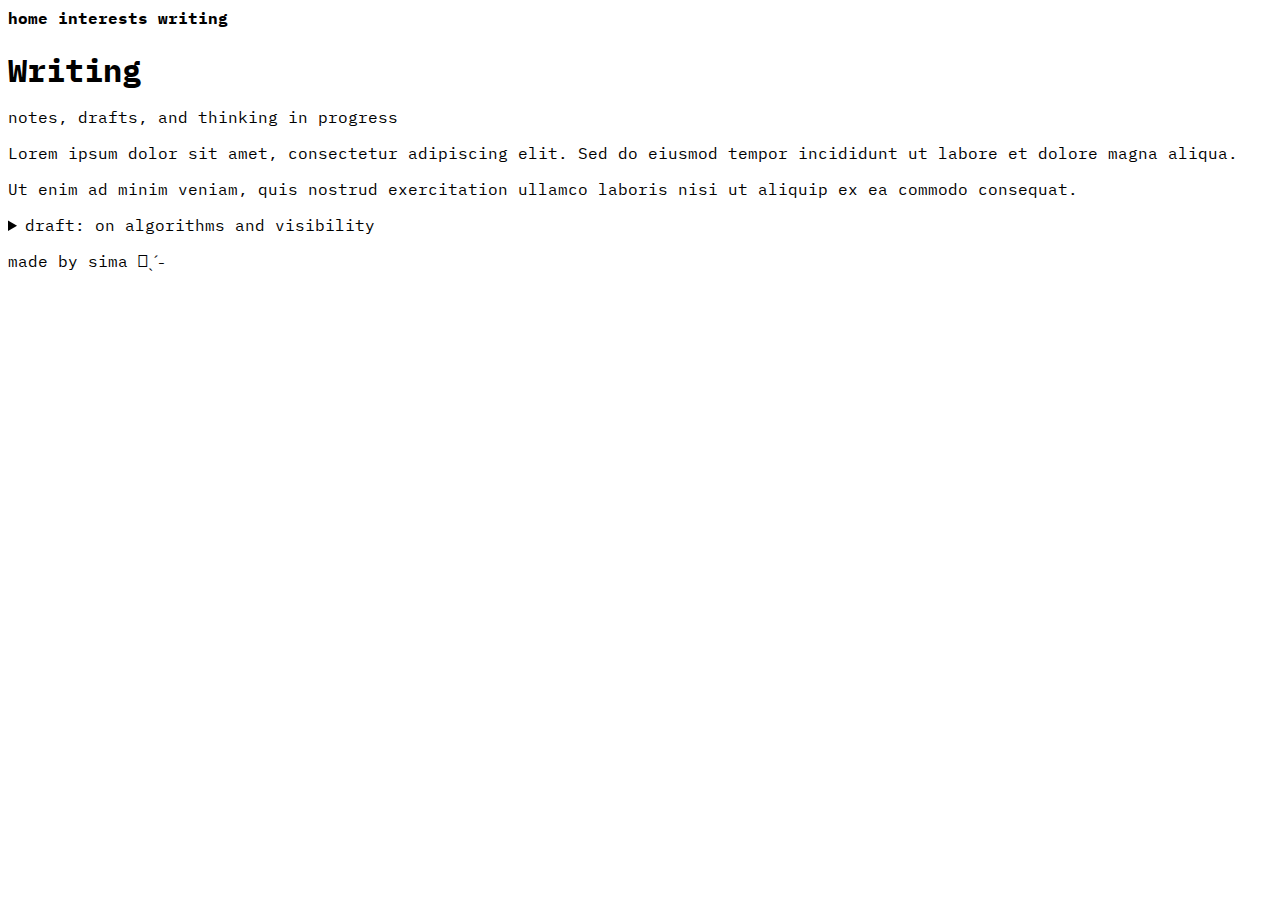
<file: writing.html>
<!DOCTYPE html>
<html lang="en">
<head>
  <meta charset="UTF-8" />
  <meta name="viewport" content="width=device-width, initial-scale=1.0" />
  <title>Writing</title>

  <link href="https://fonts.googleapis.com/css2?family=IBM+Plex+Mono&display=swap" rel="stylesheet">
  <link rel="stylesheet" href="styles.css" />
</head>
<body>

  <div class="layout">

    <aside class="sidebar">
      <nav>
        <a href="index.html">home</a>
        <a href="interests.html">interests</a>
        <a href="writing.html" class="active">writing</a>
      </nav>
    </aside>

    <main class="main">
      <div class="content">

        <header>
          <h1>Writing</h1>
          <p class="subtitle">
            notes, drafts, and thinking in progress
          </p>
        </header>

        <p>
          Lorem ipsum dolor sit amet, consectetur adipiscing elit.
          Sed do eiusmod tempor incididunt ut labore et dolore magna aliqua.
        </p>

        <p>
          Ut enim ad minim veniam, quis nostrud exercitation ullamco laboris
          nisi ut aliquip ex ea commodo consequat.
        </p>

        <details>
          <summary>draft: on algorithms and visibility</summary>
          <div class="details-content">
            <p>
              Duis aute irure dolor in reprehenderit in voluptate velit esse
              cillum dolore eu fugiat nulla pariatur.
            </p>
          </div>
        </details>

        <footer>
          <p>made by sima 𖤐ˎˊ˗</p>
        </footer>

      </div>
    </main>

  </div>

</body>
</html>
</file>
<file: styles.css>
html {
    font-family: 'IBM Plex Mono';
}

.ibm-plex mono-thin {
    font-family: "IBM Plex Mono", monospace;
    font-weight: 100;
    font-style: normal;
}

.ibm-plex mono-extralight {
    font-family: "IBM Plex Mono", monospace;
    font-weight: 200;
    font-style: normal;
}

.ibm-plex mono-light {
    font-family: "IBM Plex Mono", monospace;
    font-weight: 300;
    font-style: normal;
}

.ibm-plex mono-regular {
    font-family: "IBM Plex Mono", monospace;
    font-weight: 400;
    font-style: normal;
}

.ibm-plex mono-medium {
    font-family: "IBM Plex Mono", monospace;
    font-weight: 500;
    font-style: normal;
}

.ibm-plex mono-semibold {
    font-family: "IBM Plex Mono", monospace;
    font-weight: 600;
    font-style: normal;
}

.ibm-plex mono-bold {
    font-family: "IBM Plex Mono", monospace;
    font-weight: 700;
    font-style: normal;
}

.ibm-plex mono-thin-italic {
    font-family: "IBM Plex Mono", monospace;
    font-weight: 100;
    font-style: italic;
}

.ibm-plex mono-extralight-italic {
    font-family: "IBM Plex Mono", monospace;
    font-weight: 200;
    font-style: italic;
}

.ibm-plex mono-light-italic {
    font-family: "IBM Plex Mono", monospace;
    font-weight: 300;
    font-style: italic;
}

.ibm-plex mono-regular-italic {
    font-family: "IBM Plex Mono", monospace;
    font-weight: 400;
    font-style: italic;
}

.ibm-plex mono-medium-italic {
    font-family: "IBM Plex Mono", monospace;
    font-weight: 500;
    font-style: italic;
}

.ibm-plex mono-semibold-italic {
    font-family: "IBM Plex Mono", monospace;
    font-weight: 600;
    font-style: italic;
}

.ibm-plex mono-bold-italic {
    font-family: "IBM Plex Mono", monospace;
    font-weight: 700;
    font-style: italic;
}

body {
    background-color: #fff;
}

/* navigation stuff */

#main-navbar {
    display: flex;
    justify-content: space-between;
    font-family: "IBM Plex Mono";
    font-weight: 500;
}

.navbar {
    background-color: rgba(255, 255, 255, 0.5) !important;
    -webkit-backdrop-filter: blur(5px) !important;
    backdrop-filter: blur(5px) !important;
}


.navbar-brand {
    font-family: "IBM Plex Mono";
    font-weight: 600;
    box-sizing: border-box;
    margin-left: 2.5em;
    letter-spacing: 1px;
}

.navbar-brand:hover {
    text-decoration: none;
    font-weight: 400;
}


.nav-link {
    display: flex;
    justify-content: flex-end;
    margin-right: 1em;
    width: 100px;
}

.nav-link.active {
    font-weight: bold;
}

.custom-nav-link-last {
    margin-right: 2.5em;
}


.border-bottom {
    border-bottom: 2px solid black !important;
}

.border-top {
    border-top: 1px solid black !important;
}

/* body-general stuff */
section {
    font-family: 'IBM Plex Mono', sans-serif;
    font-size: 1.2em;
    letter-spacing: 1px;
}

.special-word {
    font-family: 'IBM Plex Mono';
    font-weight: 500;
    letter-spacing: 1px;
}

a {
    text-decoration: none;
    font-weight: bold;
    color: inherit;
}

.intro-section {
    display: flex;
    justify-content: center;
    width: 90%;
}

a:hover {
    text-decoration: underline black;
}

.display-4 {
    font-size: 3rem;
}

h1 {
    margin-bottom: 0;
}

.col:first-of-type {
    margin-right: 5em;
}

.col:last-of-type {
    margin-left: 5em;
}

.footer {
    margin-left: 1.5em;
    color: rgb(133, 133, 133);
    font-size: small;
    letter-spacing: 1px;
}

.section-header-container {
    display: flex;
    align-items: center;
}

.card-text {
    font-size: large;
}

/* Adjustments for the Projects and About sections */
.col-auto {
    display: inline;
    width: auto;
}

.project-category-row {
    width: 100%;
}

.project-category-link {
    text-decoration: none;
    font-weight: 400;
}

.project-category-link:hover {
    text-decoration: underline;
}

.section-divider {
    flex-grow: 1;
    height: 2px;
    background-color: black;
    border: none;
    margin-left: 1.5em;
    margin-right: 1.5em;
    opacity: 1;
}

.profile-image {
    max-width: 27em;
}

h4 {
    margin: 0px;
}

.about-section {
    margin-top: 3em;
    margin-bottom: 3em;
    margin-left: 1.5em;
    margin-right: 1.5em;
}

.written-stuff p:first-of-type {
    margin-top: 1rem;
}

::selection {
    background-color: #000;
    color: #fff;
}

.contact-me {
    margin-bottom: 1.5em;
}

.col-lg-8 {
    width: 90%
}

.py-5 {
    margin-top: 4em;
}

.contact-section {
    margin-top: 3em;
    margin-bottom: 3em;
    margin-left: 1.5em!important;
}

.contact-section h2 {
    text-align: left;
    margin-bottom: 1em;
}

.contact-section .row {
    margin-bottom: 1em;
}

.contact-section .col {
    text-align: left;
}

.project-section .col-lg-8 .h3 {
    text-align: left;
    margin-left: 2em;
}

.contact-section a {
    text-decoration: underline;
    color: inherit;
    font-weight: normal!important;
}

.contact-section a:hover {
    font-weight: bold!important;
}

.about-section .row {
    padding-left: 0.5em;
}

.project-category-row {
    margin-top: 1.5em;
    margin-bottom: 3em;
}

.border-primary {
    border-color: black!important;
}

.card {
    border-radius: 0!important;
    margin-bottom: 3em;
}

.card-img-top {
    border-radius: 0!important;
}

.contact-section .col-lg-8 {
    margin-left: 0.5em;
}

.card-body a {
    font-weight: normal;
    text-decoration: none;
}

.card-body a:hover {
    font-weight: normal;
    text-decoration: none;
}

/* Adjustments for the Projects and About sections */
.project-section {
    width: 90%;
    margin-top: 3em;
    padding-left: 1em;
    padding-right: 1em;
    display: flex;
    flex-wrap: wrap;
}

.project-section .col-md-6 {
    flex: 0 0 calc(50% - 2em);
    margin-top: 1.5em;
    margin-right: 2em;
    margin-bottom: 2em;
}

.section-header-container {
    display: flex;
    align-items: center;
    margin-bottom: 1em;
}

.project-section h3 {
    margin-right: 1em;
}

#ux-ui-development,
#ml-data-science,
#creative-works {
    scroll-margin-top: 3.5em;
}

/* mobile / small layout */

@media (max-width: 1020px) {
    .profile-image {
        opacity: 0;
    }
}

@media (max-width: 768px) {
    .display-4 {
        font-size: 2rem;
    }
}
</file>
<file: fair-clustering/project.css>
/* =========================================================
   Fairness Warps Geometry — project.css
   Inherits variables from ../styles.css
   ========================================================= */


/* ---------------- Sidebar ---------------- */

.sidebar {
    position: sticky;
    top: 0;
    max-height: 100vh;
    overflow-y: auto;
    align-self: flex-start;
}


/* ---------------- Main Project Layout ---------------- */

.project-container {
    position: relative;
    max-width: 1200px;

    display: grid;
    grid-template-columns: 1fr 1fr;
    gap: 3rem;

    align-items: flex-start;
}


/* ---------------- Visualization Container ---------------- */

#vis-container {
    position: sticky;
    top: 2rem;

    height: 520px;
    /* CRITICAL: explicit height */
    max-height: 80vh;

    background: white;
    border: 1px solid rgba(0, 0, 0, 0.05);
    border-radius: 8px;
    padding: 1rem;
    margin-bottom: 2rem;

    display: flex;
    flex-direction: column;
    align-items: stretch;
    justify-content: flex-start;

    z-index: 10;
    box-shadow: 0 4px 20px rgba(0, 0, 0, 0.05);
}


/* ---------------- Controls ---------------- */

#controls {
    width: 100%;
    padding: 0.5rem 0.75rem;
    border-bottom: 1px solid #eee;
    margin-bottom: 0.5rem;

    display: flex;
    flex-direction: column;
    gap: 0.4rem;
}

#controls label {
    font-size: 0.85rem;
    color: var(--text);
}

#fairness-slider {
    width: 100%;
    cursor: pointer;
}


/* ---------------- Canvas / SVG ---------------- */

#canvas-container {
    width: 100%;
    height: 360px;
    /* CRITICAL: explicit height */
    position: relative;
    overflow: hidden;
}

#canvas-container svg {
    width: 100%;
    height: 100%;
    display: block;
}


/* ---------------- Legend ---------------- */

#legend {
    font-size: 0.8rem;
    color: var(--muted);
    margin-top: 0.5rem;

    display: flex;
    gap: 1rem;
    align-items: center;
}

.dot {
    display: inline-block;
    width: 10px;
    height: 10px;
    border-radius: 50%;
    margin-right: 4px;
}

.group-a {
    background-color: #4a90e2;
    /* blue */
}

.group-b {
    background-color: #f5a623;
    /* orange */
}


/* ---------------- Scrollytelling Sections ---------------- */

.scroll-sections {
    position: relative;
    z-index: 5;
    pointer-events: auto;
}

.step {
    min-height: 40vh;
    /* Reduced from 80vh */
    padding: 1rem 0;
    margin: 3rem 0;

    background: transparent;
    border: none;
    box-shadow: none;

    max-width: 100%;
    pointer-events: auto;

    opacity: 1;
    transition: opacity 0.3s;
}

/* Act 1 needs more breathing room per user request */
#act-1 {
    min-height: 80vh;
}

.step h1,
.step h2 {
    margin-top: 0;
}

.spacer {
    height: 20px;
}


/* ---------------- Mobile Layout ---------------- */

@media (max-width: 900px) {

    .project-container {
        grid-template-columns: 1fr;
        gap: 1.5rem;
    }

    .sidebar {
        /* Sidebar is handled by global styles now (top bar) */
        position: relative;
        max-height: none;
        overflow-y: visible;
    }

    #vis-container {
        position: relative;
        /* Not sticky on mobile to allow scrolling past it */
        top: 0;

        /* Reduce height for mobile */
        height: auto;
        min-height: 350px;
        max-height: none;
        margin-bottom: 2rem;

        display: flex;
        flex-direction: column;
    }

    #canvas-container {
        height: 280px;
        /* Reduced specific height */
        flex-shrink: 0;
    }

    .step {
        min-height: auto;
        margin-bottom: 3rem;
        padding: 1.5rem;

        background: rgba(255, 255, 255, 0.9);
        border: 1px solid rgba(0, 0, 0, 0.05);
        border-radius: 8px;
        box-shadow: 0 2px 10px rgba(0, 0, 0, 0.05);
    }

    /* Ensure last step has space */
    .step:last-child {
        margin-bottom: 5rem;
    }

    /* Footer link shouldn't look like a card */
    .step-footer {
        padding: 1.5rem;
        margin-bottom: 5rem;
        background: transparent;
        border: none;
        box-shadow: none;
    }
}
</file>
<file: impact-calibration/project.css>
/* Inherits variables from ../styles.css */

.calculator-card {
    background: white;
    border: 1px solid rgba(0, 0, 0, 0.08);
    /* Slightly clearer border */
    border-radius: 12px;
    padding: 2rem;
    margin: 2rem 0;
    box-shadow: 0 4px 20px rgba(0, 0, 0, 0.03);
}

/* Controls */
.controls-section {
    margin-bottom: 2.5rem;
    border-bottom: 1px solid #eee;
    padding-bottom: 2rem;
}

.slider-group label {
    display: block;
    font-weight: 500;
    margin-bottom: 0.8rem;
}

.range-hint {
    color: var(--muted);
    font-weight: normal;
    font-size: 0.85em;
    margin-left: 0.5rem;
}

.slider-val-row {
    display: flex;
    align-items: center;
    gap: 1.5rem;
}

input[type=range] {
    flex: 1;
    cursor: pointer;
}

.highlight-val {
    font-size: 1.5rem;
    font-weight: 600;
    color: var(--accent);
    min-width: 80px;
    text-align: right;
    font-feature-settings: "tnum";
}

.toggle-group {
    display: flex;
    align-items: center;
    justify-content: space-between;
    margin-top: 1.5rem;
}

.toggles {
    display: flex;
    gap: 0.5rem;
    background: #f0f0f0;
    padding: 0.2rem;
    border-radius: 6px;
}

.toggle-btn {
    background: transparent;
    border: none;
    padding: 0.4rem 0.8rem;
    font-size: 0.85rem;
    cursor: pointer;
    border-radius: 4px;
    color: var(--muted);
    font-family: inherit;
    transition: all 0.2s;
}

.toggle-btn.active {
    background: white;
    color: var(--text);
    box-shadow: 0 1px 3px rgba(0, 0, 0, 0.1);
    font-weight: 500;
}

/* Equivalents */
.equivalents-section {
    margin-bottom: 2.5rem;
}

.equivalents-section h2 {
    font-size: 1.1rem;
    margin-bottom: 1.5rem;
    color: var(--muted);
    text-transform: uppercase;
    letter-spacing: 0.05em;
}

.eq-grid {
    display: grid;
    grid-template-columns: repeat(auto-fit, minmax(200px, 1fr));
    gap: 1.5rem;
}

.eq-card {
    background: var(--bg);
    padding: 1.2rem;
    border-radius: 8px;
    display: flex;
    align-items: flex-start;
    gap: 1rem;
    border: 1px solid rgba(0, 0, 0, 0.03);
}

.eq-icon {
    font-size: 2rem;
    line-height: 1;
}

.eq-content {
    display: flex;
    flex-direction: column;
}

.eq-val {
    font-size: 1.8rem;
    font-weight: 600;
    color: var(--text);
    line-height: 1.1;
    margin-bottom: 0.2rem;
    font-feature-settings: "tnum";
}

.eq-unit {
    font-weight: 500;
    font-size: 0.95rem;
}

.eq-sub {
    font-size: 0.8rem;
    color: var(--muted);
    margin-top: 0.2rem;
}

/* Impact */
.impact-section {
    background: #fafbfc;
    padding: 1.5rem;
    border-radius: 8px;
}

.impact-section h3 {
    font-size: 0.9rem;
    margin: 0 0 1rem 0;
    color: var(--muted);
    font-weight: 500;
}

.impact-grid {
    display: grid;
    grid-template-columns: repeat(3, 1fr);
    gap: 1rem;
}

.impact-item {
    display: flex;
    flex-direction: column;
}

.impact-label {
    font-size: 0.8rem;
    color: var(--muted);
    margin-bottom: 0.3rem;
}

.impact-val {
    font-weight: 500;
    font-size: 1.1rem;
    font-feature-settings: "tnum";
}

.disclaimer {
    margin-top: 2rem;
    font-size: 0.75rem;
    color: #888;
    line-height: 1.5;
    font-style: italic;
    border-top: 1px solid #eee;
    padding-top: 1rem;
}

.sources-list {
    padding-left: 1.2rem;
    font-size: 0.85rem;
    color: var(--muted);
}

.sources-list li {
    margin-bottom: 0.4rem;
}

@media (max-width: 600px) {
    .slider-val-row {
        flex-direction: column;
        align-items: stretch;
        gap: 0.5rem;
    }

    .highlight-val {
        text-align: left;
    }

    .toggle-group {
        flex-direction: column;
        align-items: flex-start;
        gap: 0.5rem;
    }

    .impact-grid {
        grid-template-columns: 1fr;
    }
}
</file>
